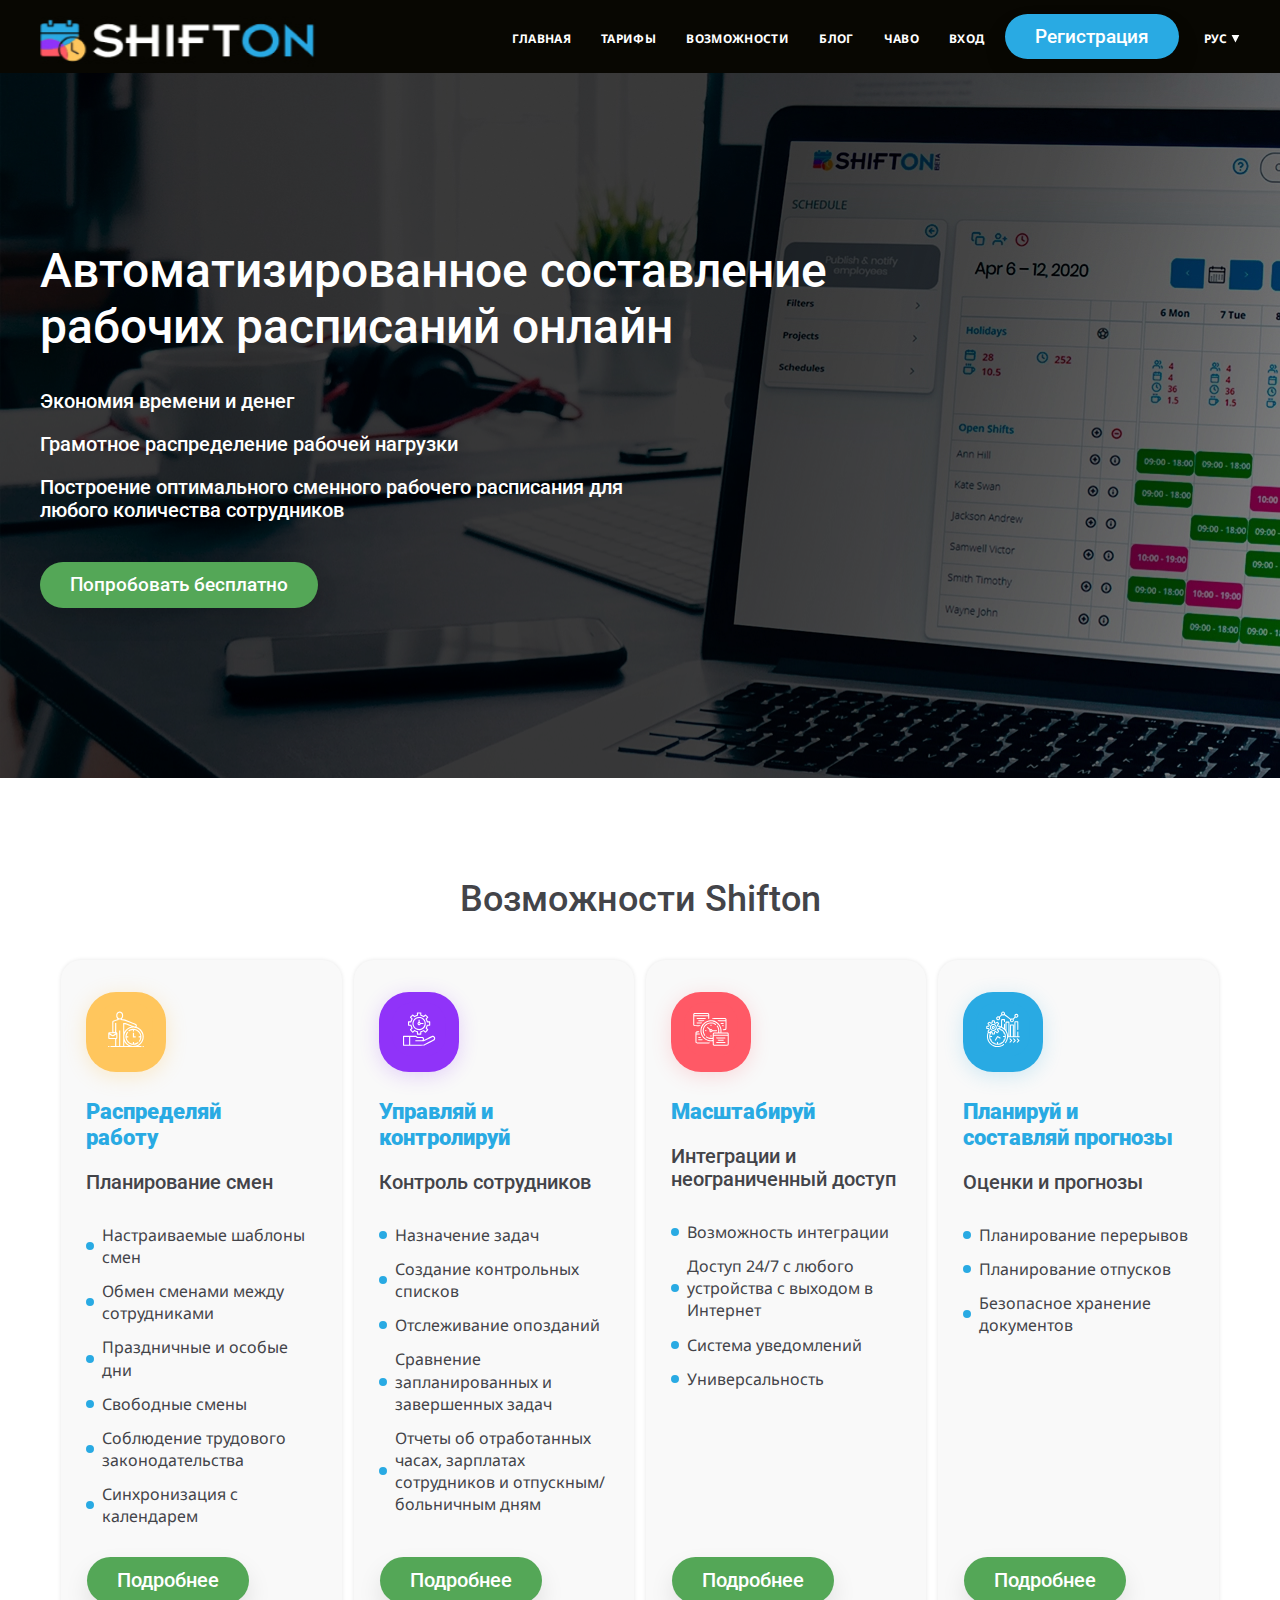
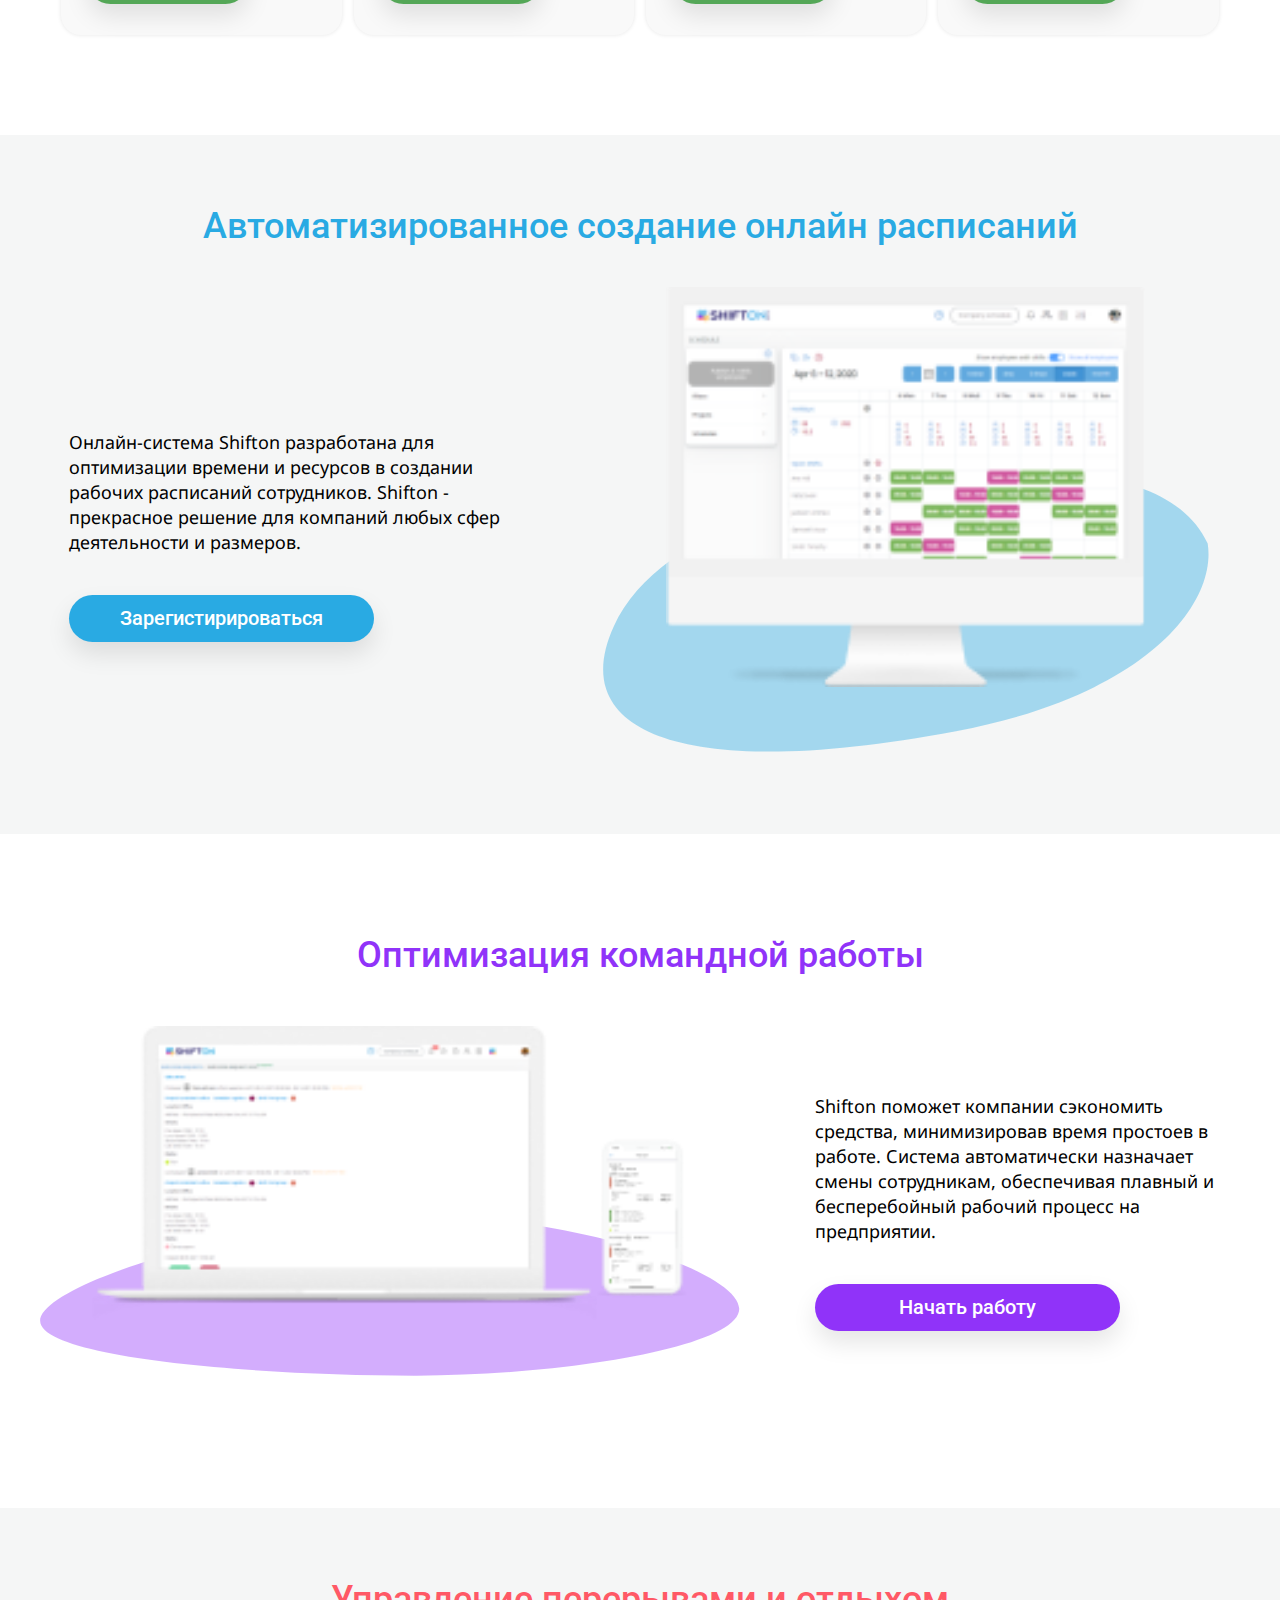
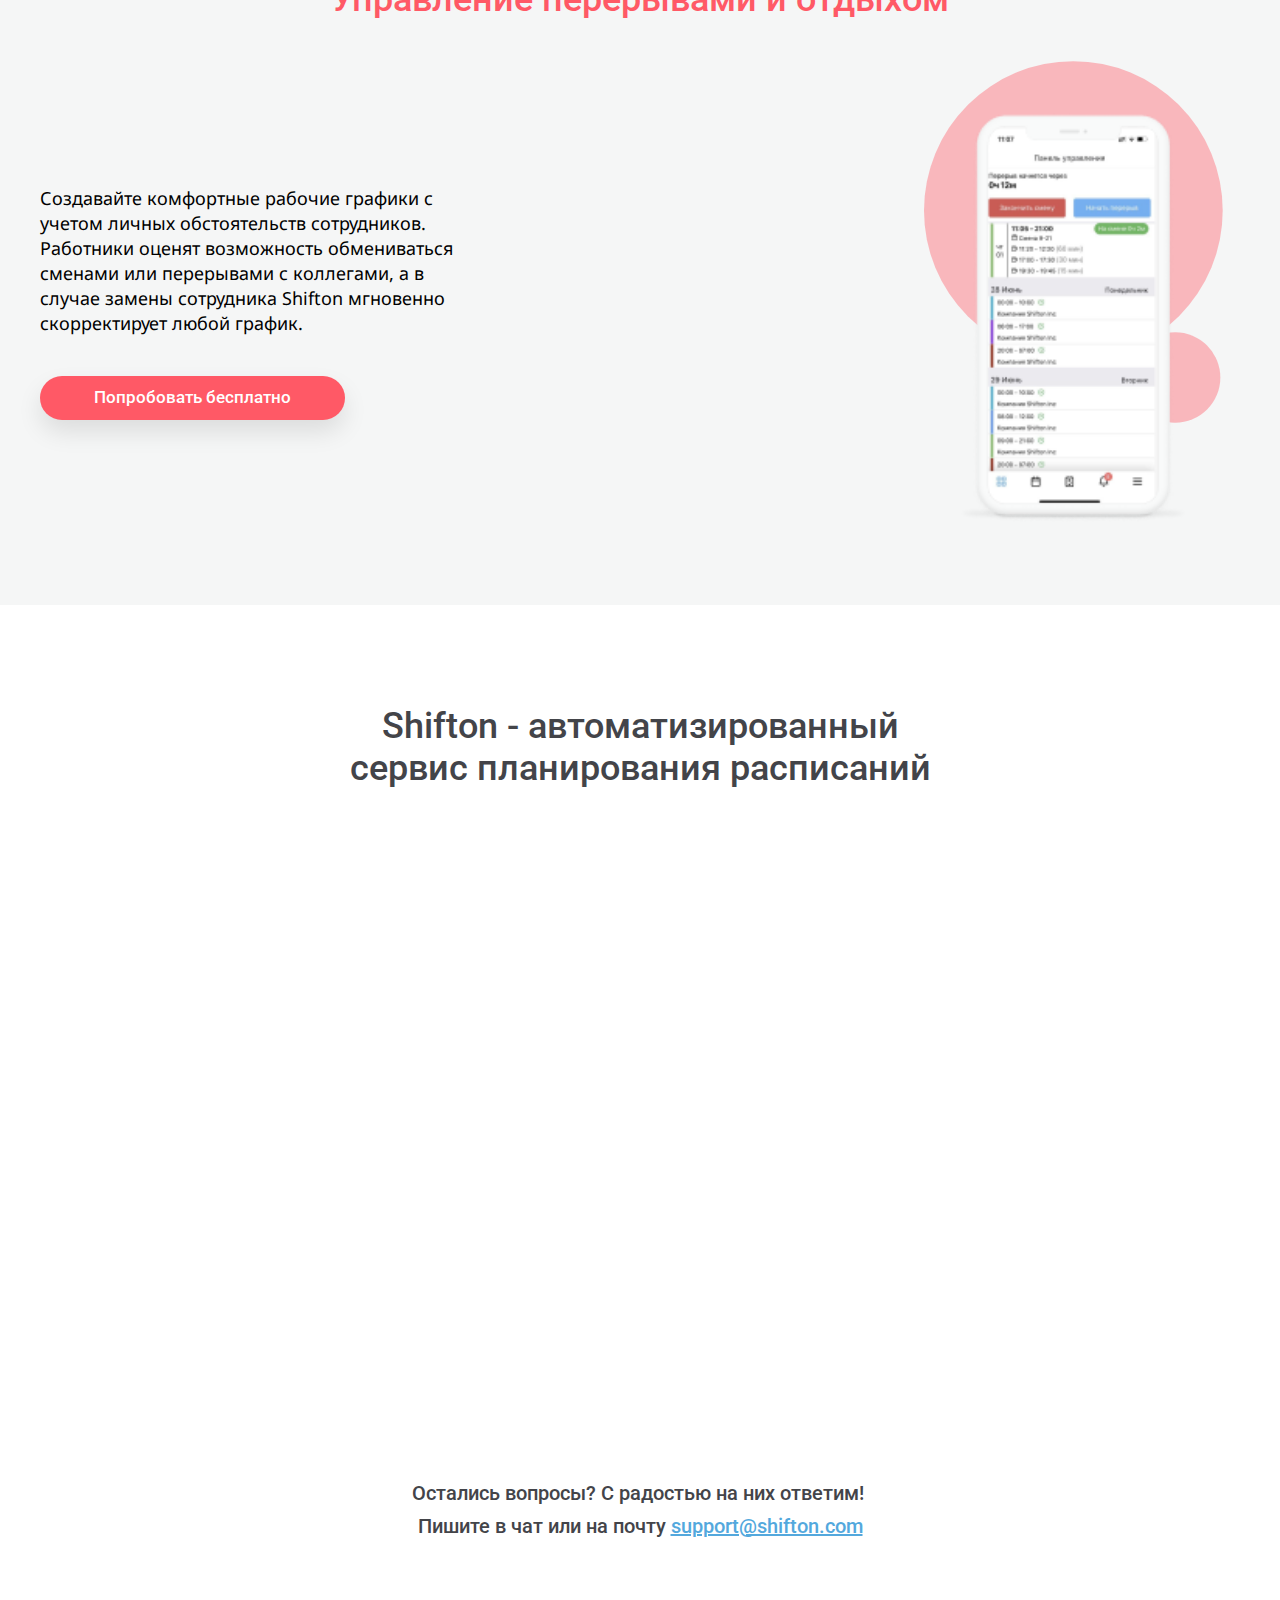
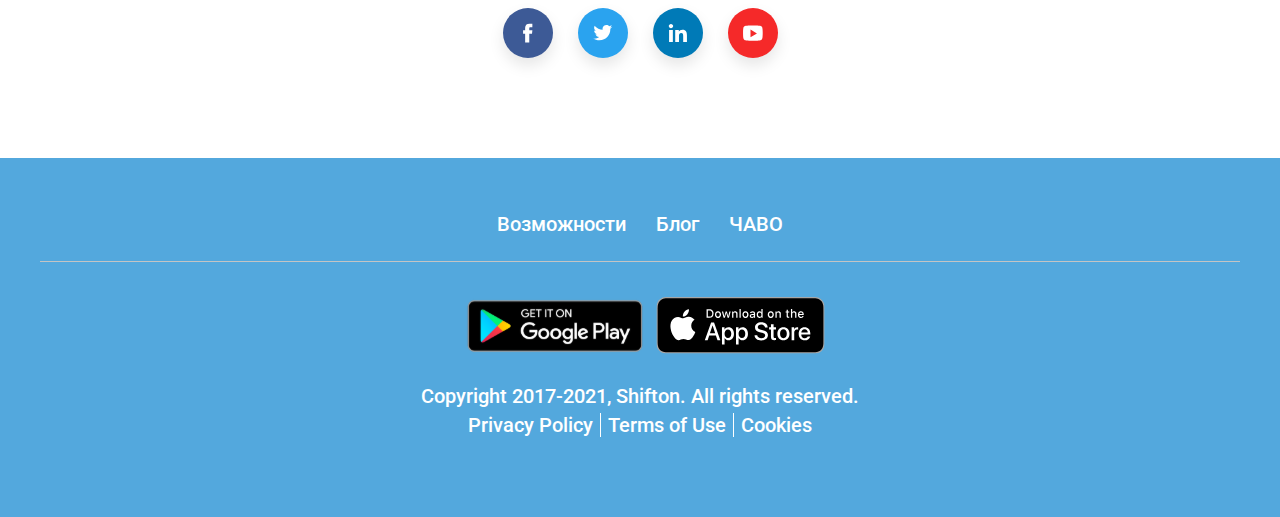
<file: index.html>
<!DOCTYPE html>
<html lang="ru">
<head>
   <meta charset="UTF-8">
   <meta http-equiv="X-UA-Compatible" content="IE=edge">
   <meta name="viewport" content="width=device-width, initial-scale=1.0">
   <title>Shifton</title>
   <link rel="preconnect" href="https://fonts.googleapis.com"> 
   <link rel="preconnect" href="https://fonts.gstatic.com" crossorigin> 
   <link href="https://fonts.googleapis.com/css2?family=Noto+Sans:wght@400;700&family=Roboto:wght@400;500;900&display=swap" rel="stylesheet">
   <link rel="stylesheet" href="./css/main.min.css" />
</head>
<body>
   <header class="header">
      <div class="conteiner">
         <div class="header-wrap">
            <a class="header__logo link" href="/">
               <img src="./img/logo.jpg" alt="logo" width="276" height="73" class="logo">
            </a>
            <div class="right-head">
               <nav>
                  <ul class="header__list list">
                     <li class="header__item"><a href="" class="header__link link">главная</a></li>
                     <li class="header__item"><a href="" class="header__link link">тарифы</a></li>
                     <li class="header__item"><a href="" class="header__link link">возможности </a></li>
                     <li class="header__item"><a href="" class="header__link link">блог</a></li>
                     <li class="header__item"><a href="" class="header__link link">чаво</a></li>
                     <li class="header__item"><a href="" class="header__link link">вход</a></li>
                     
                     
                  </ul>
               </nav>
               <div class="header__btn-lang-wrap">
                  <button class="header__btn btn">Регистрация</button>   
                  <div class="dropdown"> 
                     <btn href="" onclick="myFunction()" class="header__link dropbtn link">рус
                        <svg class="header__icon" width="9" height="9">
                           <use href="./img/icons.svg#icon-polygon"></use>
                        </svg>
                     </btn> 
                     <div id="myDropdown" class="dropdown-content">
                       <a href="#" class="dropdown-link">Русский</a>
                       <a href="./index-en.html" class="dropdown-link">English</a>
                       <a href="./index-ukr.html" class="dropdown-link">Український</a>
                       
                     </div>
                   </div>
                  <button type="button" class="menu-open-btn" data-menu-open>
                     <svg class="menu-open-btn__icon" width="40" height="40">
                        <use href="./img/icons.svg#icon-menuburger"></use>
                     </svg>
                  </button>
                  
                  
               </div>
            </div>
            
            
         </div>
         
      </div>
      <div class="connect is-hidden" data-menu>         
         <button type="button" class="menu-close-btn" data-menu-close>
            <svg class="menu-open-btn__icon" width="40" height="40">
               <use href="./img/icons.svg#icon-closex"></use>
            </svg>
         </button>
         <div class="conteiner-menu">
            <ul class="header-menu__list list">
               <li class="header-menu__item"><a href="" class="header-menu__link link">главная</a></li>
               <li class="header-menu__item"><a href="" class="header-menu__link link">тарифы</a></li>
               <li class="header-menu__item"><a href="" class="header-menu__link link">возможности </a></li>
               <li class="header-menu__item"><a href="" class="header-menu__link link">блог</a></li>
               <li class="header-menu__item"><a href="" class="header-menu__link link">чаво</a></li>
               <li class="header-menu__item"><a href="" class="header-menu__link link">вход</a></li>
               <button class="header-menu__btn btn">Регистрация</button>            
            </ul>
         </div>
   </header>
   <main>
      <section class="hero">
         <div class="conteiner">
            <div class="hero-wrap">
               <h1 class="headline-1 hero__title">Автоматизированное составление <br> рабочих расписаний онлайн</h1>
               <div class="hero__text-wrap">
                  <p class="text-3 hero__after-title">Экономия времени и денег</p>
                  <p class="text-3 hero__after-title">Грамотное распределение рабочей нагрузки
                  </p>
                  <p class="text-3 hero__after-title">Построение оптимального сменного рабочего  расписания для любого количества сотрудников</p>
               </div>
              
               <button class="btn hero__btn">Попробовать бесплатно</button>
            </div>           
         </div>
      </section>
      <section class="possibility">
         <div class="conteiner">
            <h2 class="headline-2-mobile possibility__title">Возможности Shifton</h2>
            <ul class="possibility__list">
               <li class="possibility__item">
                  <div class="possibility__wrap-title">
                     <svg class="possibility__icon" width="80" height="80">
                        <use href="./img/icons.svg#icon-time-management-1"></use>                 
                     </svg>        
                     <h3 class="headline-3 possibility__card-title">Распределяй <br> работу</h3>
                     <h4 class="headline-4 possibility__card-title2">Планирование смен</h4>  
                  </div>            
                    
                  <ul class="possibility__card-list">
                     <li class="possibility__card-list__item"> <p class="text possibility__card-list__text">Настраиваемые шаблоны смен</p></li>
                     <li class="possibility__card-list__item"><p class="text possibility__card-list__text">Обмен сменами между сотрудниками</p></li>
                     <li class="possibility__card-list__item"><p class="text possibility__card-list__text">Праздничные и особые дни</p></li>
                     <li class="possibility__card-list__item"><p class="text possibility__card-list__text">Свободные смены</p></li>
                     <li class="possibility__card-list__item"><p class="text possibility__card-list__text">Соблюдение трудового законодательства</p></li>
                     <li class="possibility__card-list__item"><p class="text possibility__card-list__text">Синхронизация с календарем</p></li>         
                  </ul>
                  <div class="possibility__btn-wrap">
                     <button class="btn possibility__btn">Подробнее</button>
                  </div>  
               </li>


               <li class="possibility__item">
                  <div class="possibility__wrap-title">
                     <svg class="possibility__icon possibility__icon--color-2" width="80" height="80">
                        <use href="./img/icons.svg#icon-time-management2"></use>                 
                     </svg>        
                     <h3 class="headline-3 possibility__card-title">Управляй и <br> контролируй</h3>
                     <h4 class="headline-4 possibility__card-title2">Контроль сотрудников</h4> 
                  </div>            
                    
                  <ul class="possibility__card-list">
                     <li class="possibility__card-list__item"> <p class="text possibility__card-list__text">Назначение задач</p></li>
                     <li class="possibility__card-list__item"><p class="text possibility__card-list__text">Создание контрольных списков</p></li>
                     <li class="possibility__card-list__item"><p class="text possibility__card-list__text">Отслеживание опозданий</p></li>
                     <li class="possibility__card-list__item"><p class="text possibility__card-list__text">Сравнение запланированных и завершенных задач</p></li>
                     <li class="possibility__card-list__item"><p class="text possibility__card-list__text">Отчеты об отработанных часах, зарплатах сотрудников и отпускным/больничным дням</p></li>    
                  </ul>
                  <div class="possibility__btn-wrap">
                     <button class="btn possibility__btn">Подробнее</button>
                  </div>  
               </li>


               <li class="possibility__item">
                  <div class="possibility__wrap-title">
                     <svg class="possibility__icon possibility__icon--color-3" width="80" height="80">
                        <use href="./img/icons.svg#icon-time-management3"></use>                 
                     </svg>        
                     <h3 class="headline-3 possibility__card-title">Масштабируй</h3>
                     
                     <h4 class="headline-4 possibility__card-title2">Интеграции и <br> неограниченный доступ</h4> 
                      
                  </div>            
                    
                  <ul class="possibility__card-list">
                     <li class="possibility__card-list__item"> <p class="text possibility__card-list__text">Возможность интеграции</p></li>
                     <li class="possibility__card-list__item"><p class="text possibility__card-list__text">Доступ 24/7 с любого устройства с выходом в Интернет</p></li>
                     <li class="possibility__card-list__item"><p class="text possibility__card-list__text">Система уведомлений
                     </p></li>
                     <li class="possibility__card-list__item"><p class="text possibility__card-list__text">Универсальность</p></li>
                     
                  </ul>
                  <div class="possibility__btn-wrap">
                     <button class="btn possibility__btn">Подробнее</button>
                  </div>  
               </li>
               <li class="possibility__item">
                  <div class="possibility__wrap-title">
                     <svg class="possibility__icon possibility__icon--color-4" width="80" height="80">
                        <use href="./img/icons.svg#icon-time-management4"></use>                 
                     </svg>        
                     <h3 class="headline-3 possibility__card-title">Планируй и <br> составляй прогнозы</h3>
                     <h4 class="headline-4 possibility__card-title2">Оценки и прогнозы
                     </h4>  
                  </div>            
                    
                  <ul class="possibility__card-list">
                     <li class="possibility__card-list__item"> <p class="text possibility__card-list__text">Планирование перерывов</p></li>
                     <li class="possibility__card-list__item"><p class="text possibility__card-list__text">Планирование отпусков</p></li>
                     <li class="possibility__card-list__item"><p class="text possibility__card-list__text">Безопасное хранение документов</p></li>        
                  </ul>
                  <div class="possibility__btn-wrap">
                     <button class="btn possibility__btn">Подробнее</button>
                  </div>  
               </li>
            </ul>
         </div>
      </section>
      <section class="about">
         <div class="conteiner">
            <h2 class="headline-2-mobile about__title">
               Автоматизированное создание онлайн расписаний
            </h2>
            <div class="about__wrap">
               <div class="about__icon-wrap">
                  <img src="./img/ iMac.png" alt="" class="about__img">
                  <!-- <svg class="icon icon-Ellipse" >
                     <use href="./img/icons.svg#icon-Ellipse" width="241" height="100"></use>
                  </svg> -->
                  
               </div>
               <div class="about__text-btn-wrap">
                  <p class="text-2 about__text">Онлайн-система Shifton разработана для оптимизации времени и ресурсов в создании рабочих расписаний сотрудников. Shifton - прекрасное решение для компаний любых сфер деятельности и размеров.</p>
                  <div class="about__button-wrap">
                     <button class="btn about__btn">Зарегистирироваться</button>
                  </div>
                  
               </div>
            </div>
           
            
         </div>
      </section>
      <section class="about about--purple">
         <div class="conteiner">
            <h2 class="headline-2-mobile about__title about__title--purple">
               Оптимизация командной работы
            </h2>
            <div class="about__wrap about__wrap--purple">
               <div class="about__icon-wrap--purple">
                  <img src="./img/laptop-tel.png" alt="" class="about__img--laptop">
                  
               </div>
               <div class="about__text-btn-wrap">
                  <p class="text-2 about__text about__text--purple">Shifton поможет компании сэкономить средства, минимизировав время простоев в работе. Система автоматически назначает смены сотрудникам, обеспечивая плавный и бесперебойный рабочий процесс на предприятии.</p>
                  <div class="about__button-wrap">
                     <button class="btn about__btn about__btn--purple">Начать работу</button>
                  </div>
                  
               </div>
            </div>
           
            
         </div>
      </section>
      <section class="about about--pink">
         <div class="conteiner">
            <h2 class="headline-2-mobile about__title about__title--pink">
               Управление перерывами и отдыхом

            </h2>
            <div class=" about__wrap--pink">
               <div class="about__icon-wrap--pink">
                  <img src="./img/ Iphone.png" alt="" class="about__img--iphone">
                  
               </div>
               <div class="about__text-btn-wrap">
                  <p class="text-2 about__text about__text--pink">Создавайте комфортные рабочие графики с учетом личных обстоятельств сотрудников.
                     Работники оценят возможность обмениваться сменами или перерывами с коллегами, а в случае замены сотрудника Shifton мгновенно скорректирует любой график.</p>
                  <div class="about__button-wrap">
                     <button class="btn about__btn about__btn--pink">Попробовать бесплатно</button>
                  </div>
                  
               </div>
            </div> 
         </div>
      </section>
      <section class="planning">
         <div class="conteiner">
            <h2 class="headline-2-mobile planning__title">Shifton - автоматизированный сервис планирования расписаний</h2>
            <div class="planning__video-wrap">
               <iframe width="560" height="315" src="https://www.youtube.com/embed/GjhKsd35JLg?start=10" title="YouTube video player" frameborder="0" allow="accelerometer; autoplay; clipboard-write; encrypted-media; gyroscope; picture-in-picture" allowfullscreen class="planning__video"></iframe>
            </div>
            <div class="planning__text-wrap">
            <div class="planning__text-flex">
               <p class="headline-4 planning__text">Остались вопросы? 
               <p class="headline-4 planning__text"> С радостью на них ответим! </p>
            </div>
            <div class="planning__text-flex">
               <p class="headline-4 planning__text">Пишите в чат или на почту</p>    
               <a href="mailto:support@shifton.com" class="planning__link headline-4">support@shifton.com</a> 
            </div>
            
            </div>
            <ul class="social-list list">
               <li class="social-list__item">
                 <a
                   href="https://www.facebook.com/shifton.en/"
                   class="social-list__link social-list__link--facebook"
                   target="blank"
                   rel="noreferrer noopener"
                 >
                   <svg class="social-list__icon" width="10" height="20">
                     <use href="./img/icons.svg#icon-facebook"></use>
                   </svg>
                 </a>
               </li>
               <li class="social-list__item">
                 <a
                   href="https://twitter.com/shifton_com/"
                   class="social-list__link social-list__link--twitter"
                   target="blank"
                   rel="noreferrer noopener"
                 >
                   <svg class="social-list__icon" width="20" height="20">
                     <use href="./img/icons.svg#icon-twitter"></use>
                   </svg>
                 </a>
               </li>
               <li class="social-list__item">
                 <a
                   href="https://www.linkedin.com/company/shifton-scheduling-solution/"
                   class="social-list__link social-list__link--linkedin"
                   target="blank"
                   rel="noreferrer noopener"
                 >
                   <svg class="social-list__icon" width="20" height="20">
                     <use href="./img/icons.svg#icon-linkedin"></use>
                   </svg>
                 </a>
               </li>
               <li class="social-list__item">
                 <a
                   href="https://www.youtube.com/channel/UCzwHqjHVI-e9xLpWJRUmRHw"
                   class="social-list__link social-list__link--youtube"
                   target="blank"
                   rel="noreferrer noopener"
                   
                 >
                  <svg class="social-list__icon" width="20" height="20">
                     <use href="./img/icons.svg#icon-youtube"></use>
                   </svg>
                 </a>
               </li>
             </ul>
         </div>
      </section>
   </main>
   <footer class="footer">
      <div class="conteiner">
         <ul class="footer__list">
            <li class="footer__item"><a href="" class="link"><p class="footer__title headline-4">Возможности</p></a></li>
            <li class="footer__item"><a href="" class="link"><p class="footer__title headline-4">Блог</p></a></li>
            <li class="footer__item"><a href="" class="link"><p class="footer__title headline-4">ЧАВО</p></a></li>
         </ul>
         <div class="footer__icon-wrap">
            <a href="https://play.google.com/store/apps/details?id=com.shifton.work" class="footer__link"
            target="blank"
            rel="noreferrer noopener">
               <img src="./img/google-play.svg" alt="" class="footer__img">
            </a>
            <a href="https://apps.apple.com/app/shifton/id1510772762" class="footer__link"
            target="blank"
            rel="noreferrer noopener">
               <img src="./img/app_store.svg" alt="" class="footer__img--app">
            </a>
            
         </div>
         <p class="footer__text">Copyright 2017-2021, Shifton. All rights reserved.</p>
         <ul class="footer__list-text">
            <li class="footer__item-text">
               <p class=" footer__text-border">Privacy Policy</p>
            </li>
            <li class="footer__item-text">
               <p class=" footer__text-border"> Terms of Use</p>
            </li>
            <li class="footer__item-text">
               <p class=" footer__text-border">Сookies</p>            
            </li>
         </ul>
      </div>
   </footer>
   <script src="./js/drop-down.js"></script>
   <script src="./js/header-menu.js"></script>
   <script src="./js/burger-btn.js"></script>
</body>
</html>
</file>
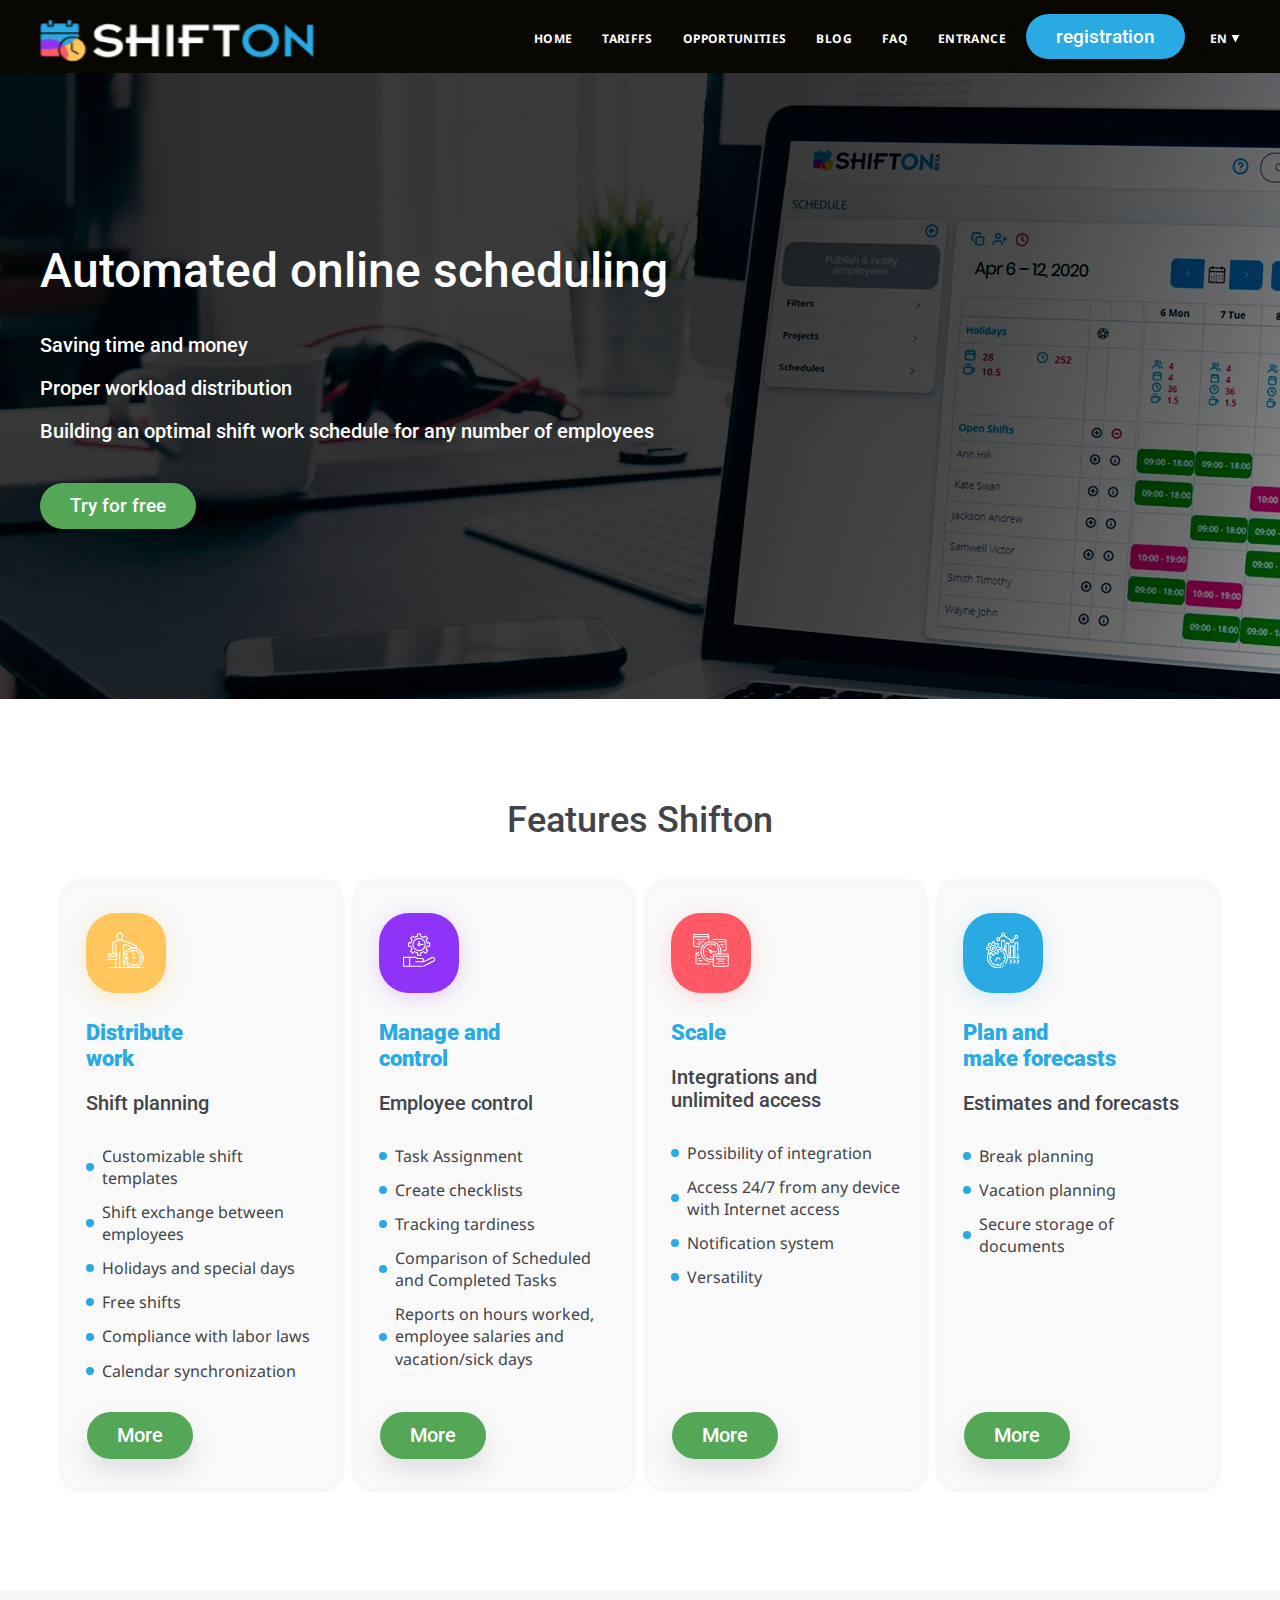
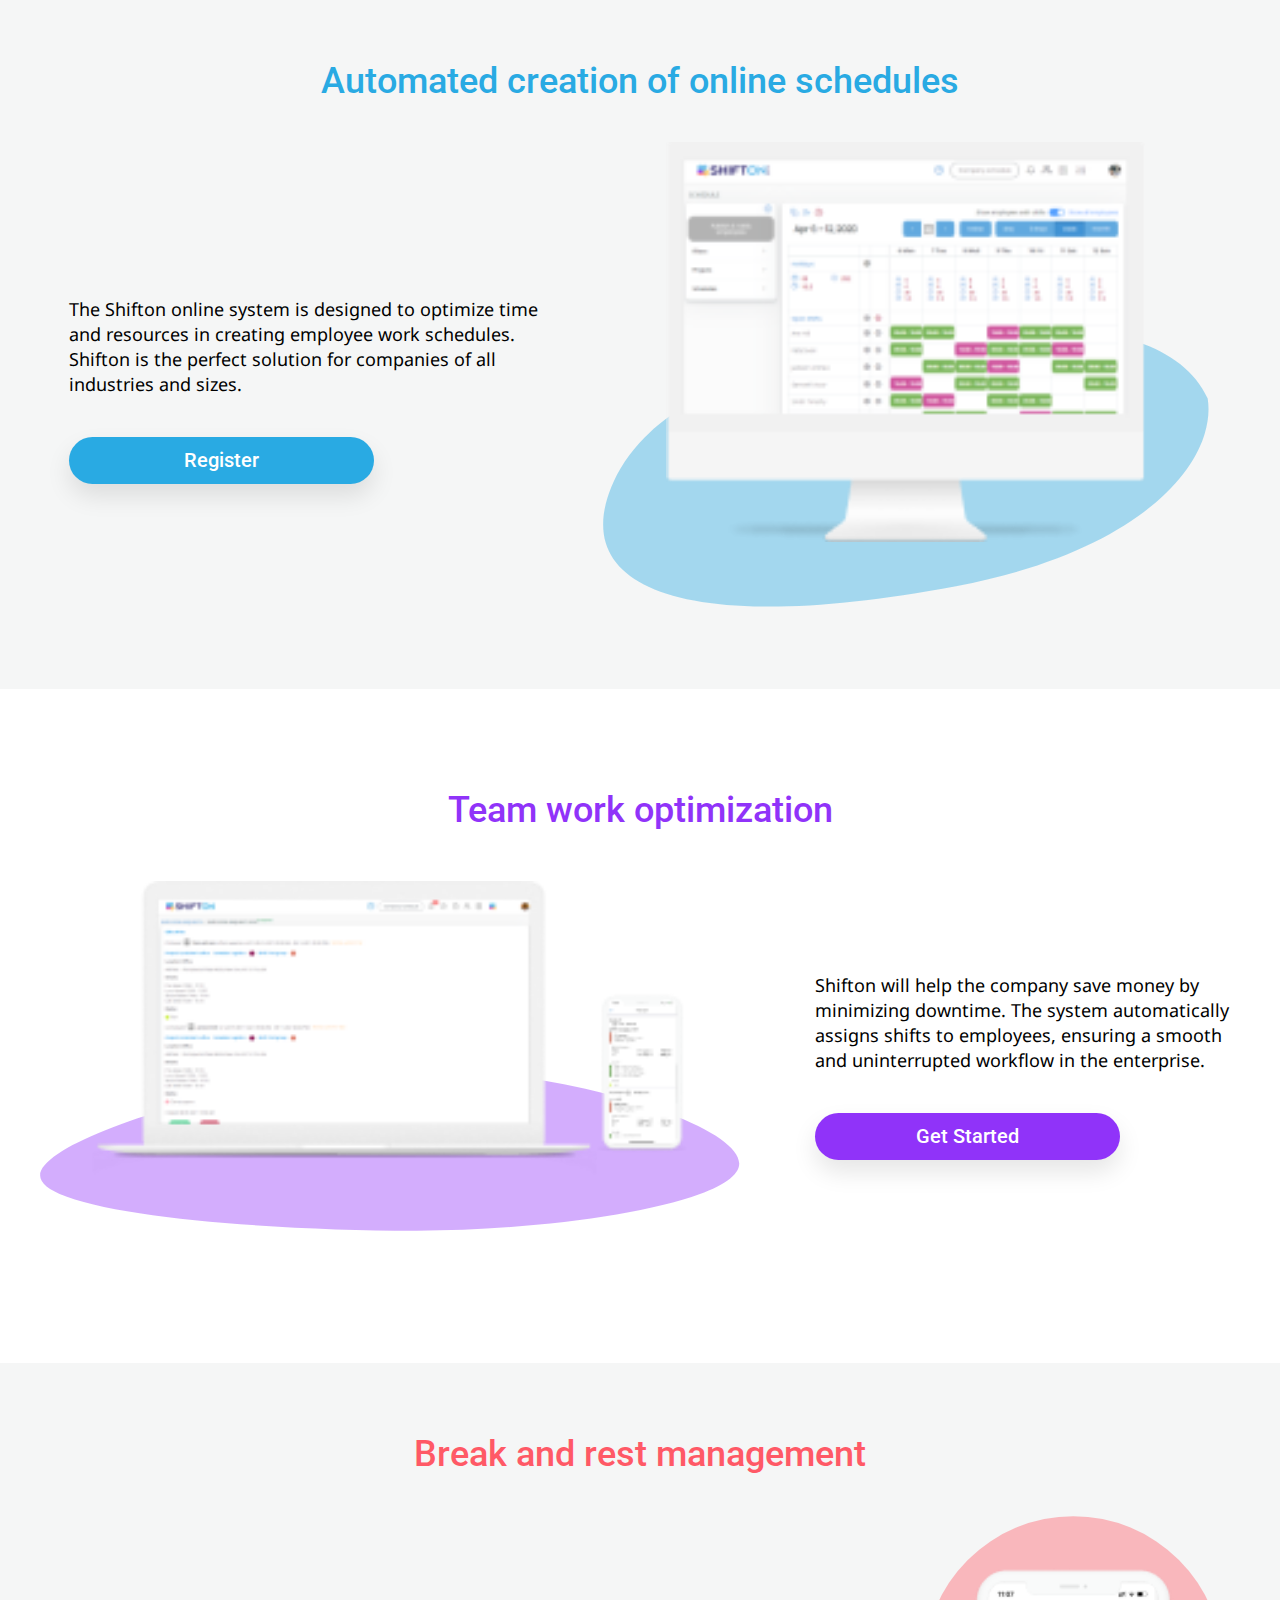
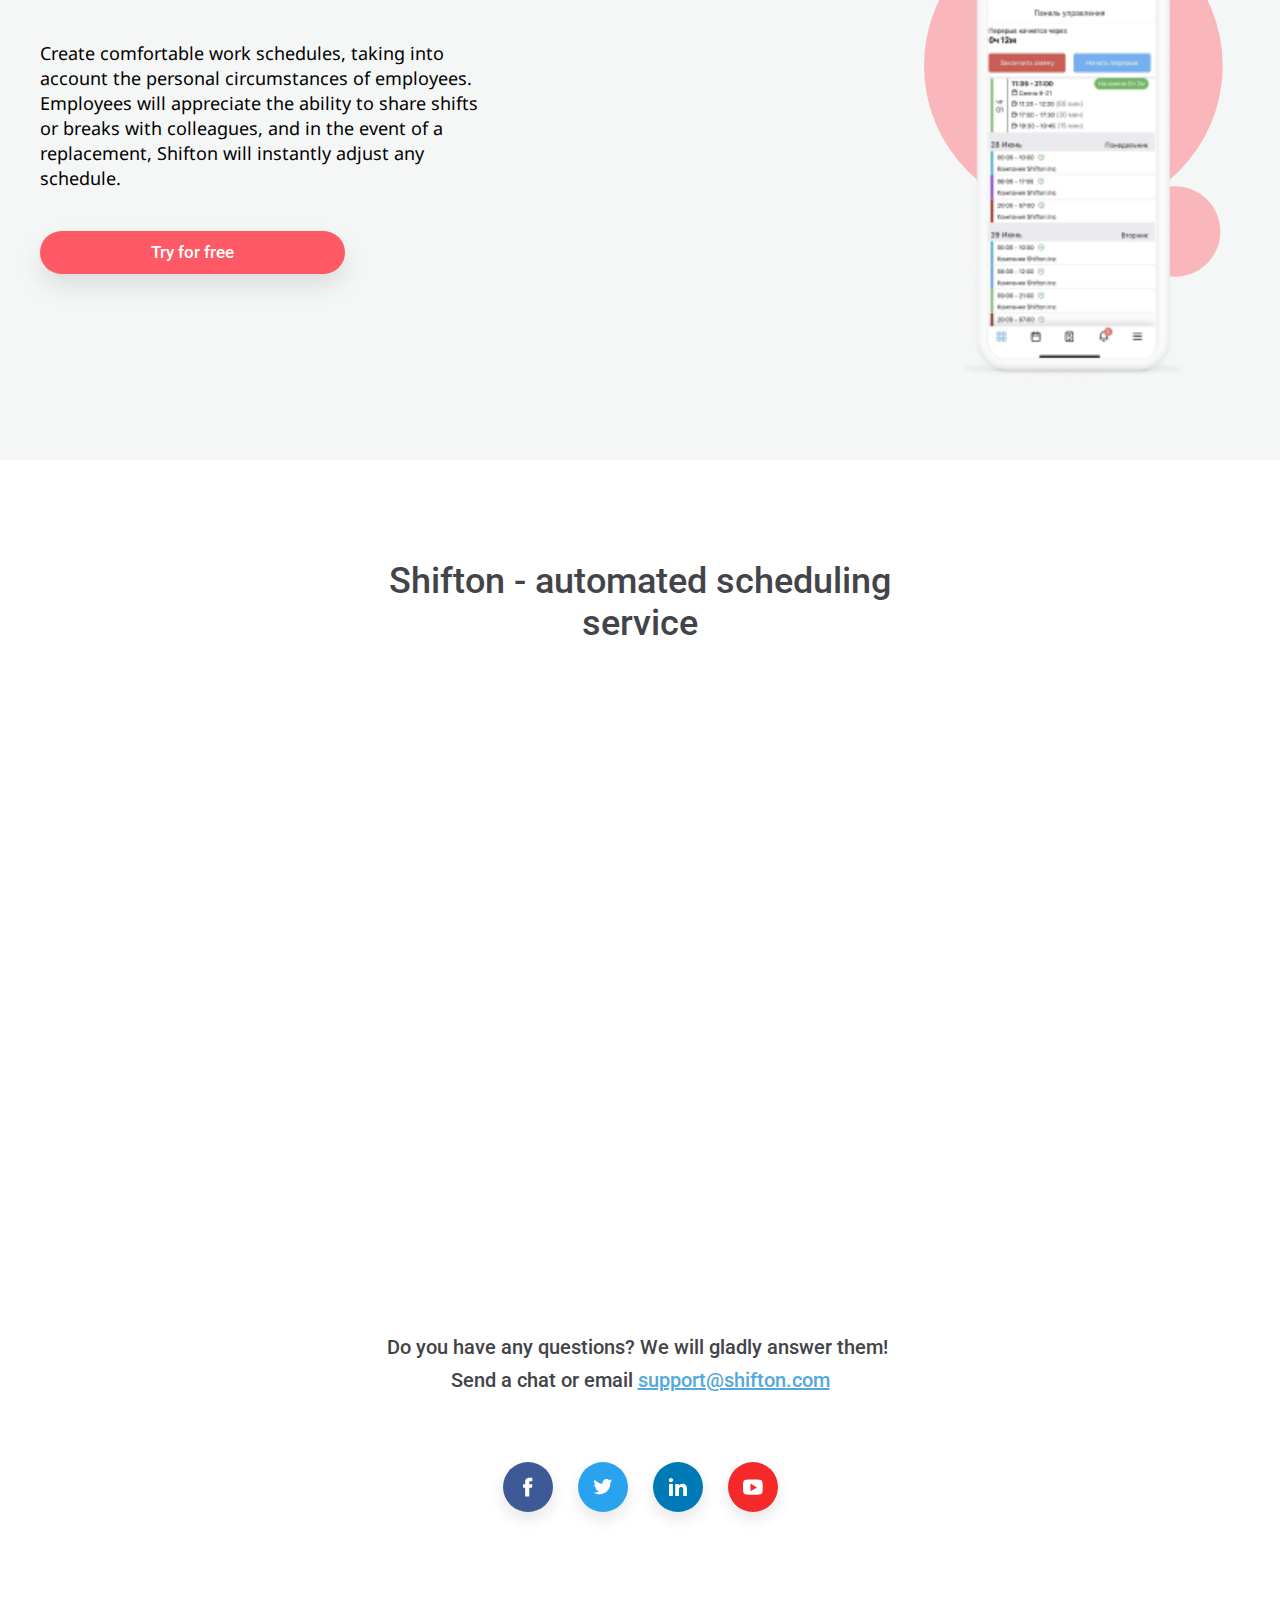
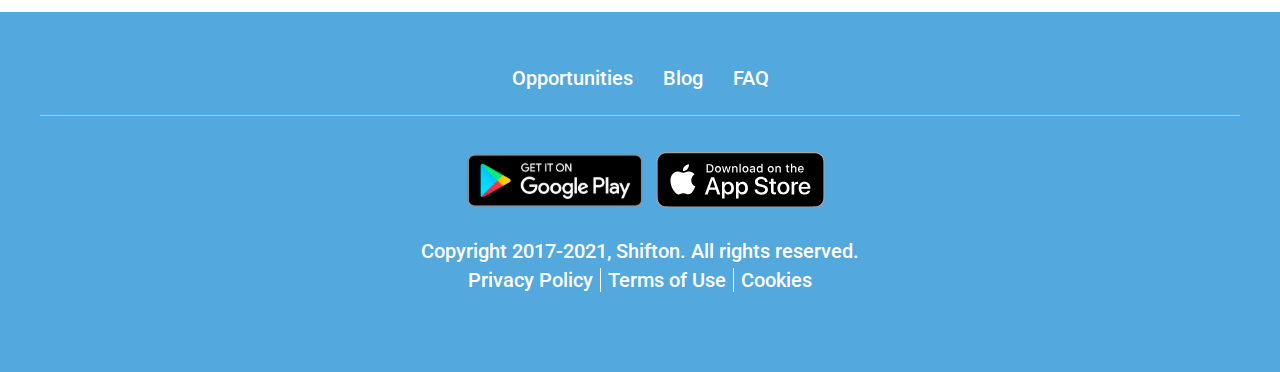
<file: index-en.html>
<!DOCTYPE html>
<html lang="en">
<head>
   <meta charset="UTF-8">
   <meta http-equiv="X-UA-Compatible" content="IE=edge">
   <meta name="viewport" content="width=device-width, initial-scale=1.0">
   <title>Shifton</title>
   <link rel="preconnect" href="https://fonts.googleapis.com"> 
   <link rel="preconnect" href="https://fonts.gstatic.com" crossorigin> 
   <link href="https://fonts.googleapis.com/css2?family=Noto+Sans:wght@400;700&family=Roboto:wght@400;500;900&display=swap" rel="stylesheet">
   <link rel="stylesheet" href="./css/main.min.css" />
</head>
<body>
   <header class="header">
      <div class="conteiner">
         <div class="header-wrap">
            <a class="header__logo link" href="/">
               <img src="./img/logo.jpg" alt="logo" width="276" height="73" class="logo">
            </a>
            <div class="right-head">
               <nav>
                  <ul class="header__list list">
                     <li class="header__item"><a href="" class="header__link link">home</a></li>
                     <li class="header__item"><a href="" class="header__link link">tariffs</a></li>
                     <li class="header__item"><a href="" class="header__link link">opportunities</a></li>
                     <li class="header__item"><a href="" class="header__link link">blog</a></li>
                     <li class="header__item"><a href="" class="header__link link">FAQ</a></li>
                     <li class="header__item"><a href="" class="header__link link">entrance</a></li>
                     
                     
                  </ul>
               </nav>
               <div class="header__btn-lang-wrap">
                  <button class="header__btn btn">registration</button>   
                  <div class="dropdown"> 
                     <btn href="" onclick="myFunction()" class="header__link dropbtn link">en
                        <svg class="header__icon" width="9" height="9">
                           <use href="./img/icons.svg#icon-polygon"></use>
                        </svg>
                     </btn> 
                     <div id="myDropdown" class="dropdown-content">
                       <a href="#" class="dropdown-link">English</a>
                       <a href="./index-ukr.html" class="dropdown-link">Український</a>
                       <a href="./index.html" class="dropdown-link">Русский</a>
                     </div>
                   </div>
                  
                  <button type="button" class="menu-open-btn" data-menu-open>
                     <svg class="menu-open-btn__icon" width="40" height="40">
                        <use href="./img/icons.svg#icon-menuburger"></use>
                     </svg>
                  </button>
                  
                  
               </div>
            </div>
            
            
         </div>
         
      </div>
      <div class="connect is-hidden" data-menu>         
         <button type="button" class="menu-close-btn" data-menu-close>
            <svg class="menu-open-btn__icon" width="40" height="40">
               <use href="./img/icons.svg#icon-closex"></use>
            </svg>
         </button>
         <div class="conteiner-menu">
            <ul class="header-menu__list list">
               <li class="header-menu__item"><a href="" class="header-menu__link link">home</a></li>
               <li class="header-menu__item"><a href="" class="header-menu__link link">tariffs</a></li>
               <li class="header-menu__item"><a href="" class="header-menu__link link">opportunities</a></li>
               <li class="header-menu__item"><a href="" class="header-menu__link link">blog</a></li>
               <li class="header-menu__item"><a href="" class="header-menu__link link">FAQ</a></li>
               <li class="header-menu__item"><a href="" class="header-menu__link link">entrance</a></li>
               <button class="header-menu__btn btn">registration</button>            
            </ul>
         </div>
   </header>
   <main>
      <section class="hero">
         <div class="conteiner">
            <div class="hero-wrap">
               <h1 class="headline-1 hero__title">Automated online scheduling</h1>
               <div class="hero__text-wrap">
                  <p class="text-3 hero__after-title">Saving time and money</p>
                  <p class="text-3 hero__after-title">Proper workload distribution
                  </p>
                  <p class="text-3 hero__after-title">Building an optimal shift work schedule for any number of employees</p>
               </div>
              
               <button class="btn hero__btn">Try for free</button>
            </div>           
         </div>
      </section>
      <section class="possibility">
         <div class="conteiner">
            <h2 class="headline-2-mobile possibility__title">Features Shifton</h2>
            <ul class="possibility__list">
               <li class="possibility__item">
                  <div class="possibility__wrap-title">
                     <svg class="possibility__icon" width="80" height="80">
                        <use href="./img/icons.svg#icon-time-management-1"></use>                 
                     </svg>        
                     <h3 class="headline-3 possibility__card-title">Distribute <br> work </h3>
                     <h4 class="headline-4 possibility__card-title2">Shift planning</h4>  
                  </div>            
                    
                  <ul class="possibility__card-list">
                     <li class="possibility__card-list__item"> <p class="text possibility__card-list__text">Customizable shift templates</p></li>
                     <li class="possibility__card-list__item"><p class="text possibility__card-list__text">Shift exchange between employees</p></li>
                     <li class="possibility__card-list__item"><p class="text possibility__card-list__text">Holidays and special days</p></li>
                     <li class="possibility__card-list__item"><p class="text possibility__card-list__text">Free shifts</p></li>
                     <li class="possibility__card-list__item"><p class="text possibility__card-list__text">Compliance with labor laws</p></li>
                     <li class="possibility__card-list__item"><p class="text possibility__card-list__text">Calendar synchronization</p></li>         
                  </ul>
                  <div class="possibility__btn-wrap">
                     <button class="btn possibility__btn">More</button>
                  </div>  
               </li>


               <li class="possibility__item">
                  <div class="possibility__wrap-title">
                     <svg class="possibility__icon possibility__icon--color-2" width="80" height="80">
                        <use href="./img/icons.svg#icon-time-management2"></use>                 
                     </svg>        
                     <h3 class="headline-3 possibility__card-title">Manage and <br> control</h3>
                     <h4 class="headline-4 possibility__card-title2">Employee control</h4> 
                  </div>            
                    
                  <ul class="possibility__card-list">
                     <li class="possibility__card-list__item"> <p class="text possibility__card-list__text">Task Assignment</p></li>
                     <li class="possibility__card-list__item"><p class="text possibility__card-list__text">Create checklists</p></li>
                     <li class="possibility__card-list__item"><p class="text possibility__card-list__text">Tracking tardiness</p></li>
                     <li class="possibility__card-list__item"><p class="text possibility__card-list__text">Comparison of Scheduled and Completed Tasks</p></li>
                     <li class="possibility__card-list__item"><p class="text possibility__card-list__text">Reports on hours worked, employee salaries and vacation/sick days</p></li>    
                  </ul>
                  <div class="possibility__btn-wrap">
                     <button class="btn possibility__btn">More</button>
                  </div>  
               </li>


               <li class="possibility__item">
                  <div class="possibility__wrap-title">
                     <svg class="possibility__icon possibility__icon--color-3" width="80" height="80">
                        <use href="./img/icons.svg#icon-time-management3"></use>                 
                     </svg>        
                     <h3 class="headline-3 possibility__card-title">Scale</h3>
                     
                     <h4 class="headline-4 possibility__card-title2">Integrations and <br> unlimited access</h4> 
                      
                  </div>            
                    
                  <ul class="possibility__card-list">
                     <li class="possibility__card-list__item"> <p class="text possibility__card-list__text">Possibility of integration</p></li>
                     <li class="possibility__card-list__item"><p class="text possibility__card-list__text">Access 24/7 from any device with Internet access</p></li>
                     <li class="possibility__card-list__item"><p class="text possibility__card-list__text">Notification system
                     </p></li>
                     <li class="possibility__card-list__item"><p class="text possibility__card-list__text">Versatility</p></li>
                     
                  </ul>
                  <div class="possibility__btn-wrap">
                     <button class="btn possibility__btn">More</button>
                  </div>  
               </li>
               <li class="possibility__item">
                  <div class="possibility__wrap-title">
                     <svg class="possibility__icon possibility__icon--color-4" width="80" height="80">
                        <use href="./img/icons.svg#icon-time-management4"></use>                 
                     </svg>        
                     <h3 class="headline-3 possibility__card-title">Plan and <br> make forecasts</h3>
                     <h4 class="headline-4 possibility__card-title2">Estimates and forecasts
                     </h4>  
                  </div>            
                    
                  <ul class="possibility__card-list">
                     <li class="possibility__card-list__item"> <p class="text possibility__card-list__text">Break planning</p></li>
                     <li class="possibility__card-list__item"><p class="text possibility__card-list__text">Vacation planning</p></li>
                     <li class="possibility__card-list__item"><p class="text possibility__card-list__text">Secure storage of documents</p></li>        
                  </ul>
                  <div class="possibility__btn-wrap">
                     <button class="btn possibility__btn">More</button>
                  </div>  
               </li>
            </ul>
         </div>
      </section>
      <section class="about">
         <div class="conteiner">
            <h2 class="headline-2-mobile about__title">
               Automated creation of online schedules
            </h2>
            <div class="about__wrap">
               <div class="about__icon-wrap">
                  <img src="./img/ iMac.png" alt="" class="about__img">
                  <!-- <svg class="icon icon-Ellipse" >
                     <use href="./img/icons.svg#icon-Ellipse" width="241" height="100"></use>
                  </svg> -->
                  
               </div>
               <div class="about__text-btn-wrap">
                  <p class="text-2 about__text">The Shifton online system is designed to optimize time and resources in creating employee work schedules. Shifton is the perfect solution for companies of all industries and sizes.</p>
                  <div class="about__button-wrap">
                     <button class="btn about__btn">Register</button>
                  </div>
                  
               </div>
            </div>
           
            
         </div>
      </section>
      <section class="about about--purple">
         <div class="conteiner">
            <h2 class="headline-2-mobile about__title about__title--purple">
               Team work optimization
            </h2>
            <div class="about__wrap about__wrap--purple">
               <div class="about__icon-wrap--purple">
                  <img src="./img/laptop-tel.png" alt="" class="about__img--laptop">
                  
               </div>
               <div class="about__text-btn-wrap">
                  <p class="text-2 about__text about__text--purple">Shifton will help the company save money by minimizing downtime. The system automatically assigns shifts to employees, ensuring a smooth and uninterrupted workflow in the enterprise.</p>
                  <div class="about__button-wrap">
                     <button class="btn about__btn about__btn--purple">Get Started</button>
                  </div>
                  
               </div>
            </div>
           
            
         </div>
      </section>
      <section class="about about--pink">
         <div class="conteiner">
            <h2 class="headline-2-mobile about__title about__title--pink">
               Break and rest management

            </h2>
            <div class=" about__wrap--pink">
               <div class="about__icon-wrap--pink">
                  <img src="./img/ Iphone.png" alt="" class="about__img--iphone">
                  
               </div>
               <div class="about__text-btn-wrap">
                  <p class="text-2 about__text about__text--pink">Create comfortable work schedules, taking into account the personal circumstances of employees.
                     Employees will appreciate the ability to share shifts or breaks with colleagues, and in the event of a replacement, Shifton will instantly adjust any schedule.</p>
                  <div class="about__button-wrap">
                     <button class="btn about__btn about__btn--pink">Try for free</button>
                  </div>
                  
               </div>
            </div> 
         </div>
      </section>
      <section class="planning">
         <div class="conteiner">
            <h2 class="headline-2-mobile planning__title">Shifton - automated scheduling service</h2>
            <div class="planning__video-wrap">
               <iframe width="560" height="315" src="https://www.youtube.com/embed/GjhKsd35JLg?start=10" title="YouTube video player" frameborder="0" allow="accelerometer; autoplay; clipboard-write; encrypted-media; gyroscope; picture-in-picture" allowfullscreen class="planning__video"></iframe>
            </div>
            <div class="planning__text-wrap">
            <div class="planning__text-flex">
               <p class="headline-4 planning__text">Do you have any questions? 
               <p class="headline-4 planning__text">We will gladly answer them!</p>
            </div>
            <div class="planning__text-flex">
               <p class="headline-4 planning__text">Send a chat or email</p>    
               <a href="mailto:support@shifton.com" class="planning__link headline-4">support@shifton.com</a> 
            </div>
            
            </div>
            <ul class="social-list list">
               <li class="social-list__item">
                 <a
                   href="https://www.facebook.com/shifton.en/"
                   class="social-list__link social-list__link--facebook"
                   target="blank"
                   rel="noreferrer noopener"
                 >
                   <svg class="social-list__icon" width="10" height="20">
                     <use href="./img/icons.svg#icon-facebook"></use>
                   </svg>
                 </a>
               </li>
               <li class="social-list__item">
                 <a
                   href="https://twitter.com/shifton_com/"
                   class="social-list__link social-list__link--twitter"
                   target="blank"
                   rel="noreferrer noopener"
                 >
                   <svg class="social-list__icon" width="20" height="20">
                     <use href="./img/icons.svg#icon-twitter"></use>
                   </svg>
                 </a>
               </li>
               <li class="social-list__item">
                 <a
                   href="https://www.linkedin.com/company/shifton-scheduling-solution/"
                   class="social-list__link social-list__link--linkedin"
                   target="blank"
                   rel="noreferrer noopener"
                 >
                   <svg class="social-list__icon" width="20" height="20">
                     <use href="./img/icons.svg#icon-linkedin"></use>
                   </svg>
                 </a>
               </li>
               <li class="social-list__item">
                 <a
                   href="https://www.youtube.com/channel/UCzwHqjHVI-e9xLpWJRUmRHw"
                   class="social-list__link social-list__link--youtube"
                   target="blank"
                   rel="noreferrer noopener"
                   
                 >
                  <svg class="social-list__icon" width="20" height="20">
                     <use href="./img/icons.svg#icon-youtube"></use>
                   </svg>
                 </a>
               </li>
             </ul>
         </div>
      </section>
   </main>
   <footer class="footer">
      <div class="conteiner">
         <ul class="footer__list">
            <li class="footer__item"><a href="" class="link"><p class="footer__title headline-4">Opportunities</p></a></li>
            <li class="footer__item"><a href="" class="link"><p class="footer__title headline-4">Blog</p></a></li>
            <li class="footer__item"><a href="" class="link"><p class="footer__title headline-4">FAQ</p></a></li>
         </ul>
         <div class="footer__icon-wrap">
            <a href="https://play.google.com/store/apps/details?id=com.shifton.work" class="footer__link"
            target="blank"
            rel="noreferrer noopener">
               <img src="./img/google-play.svg" alt="" class="footer__img">
            </a>
            <a href="https://apps.apple.com/app/shifton/id1510772762" class="footer__link"
            target="blank"
            rel="noreferrer noopener">
               <img src="./img/app_store.svg" alt="" class="footer__img--app">
            </a>
            
         </div>
         <p class="footer__text">Copyright 2017-2021, Shifton. All rights reserved.</p>
         <ul class="footer__list-text">
            <li class="footer__item-text">
               <p class=" footer__text-border">Privacy Policy</p>
            </li>
            <li class="footer__item-text">
               <p class=" footer__text-border"> Terms of Use</p>
            </li>
            <li class="footer__item-text">
               <p class=" footer__text-border">Сookies</p>            
            </li>
         </ul>
      </div>
   </footer>
   <script src="./js/drop-down.js"></script>
   <script src="./js/header-menu.js"></script>
   <script src="./js/burger-btn.js"></script>
</body>
</html>
</file>
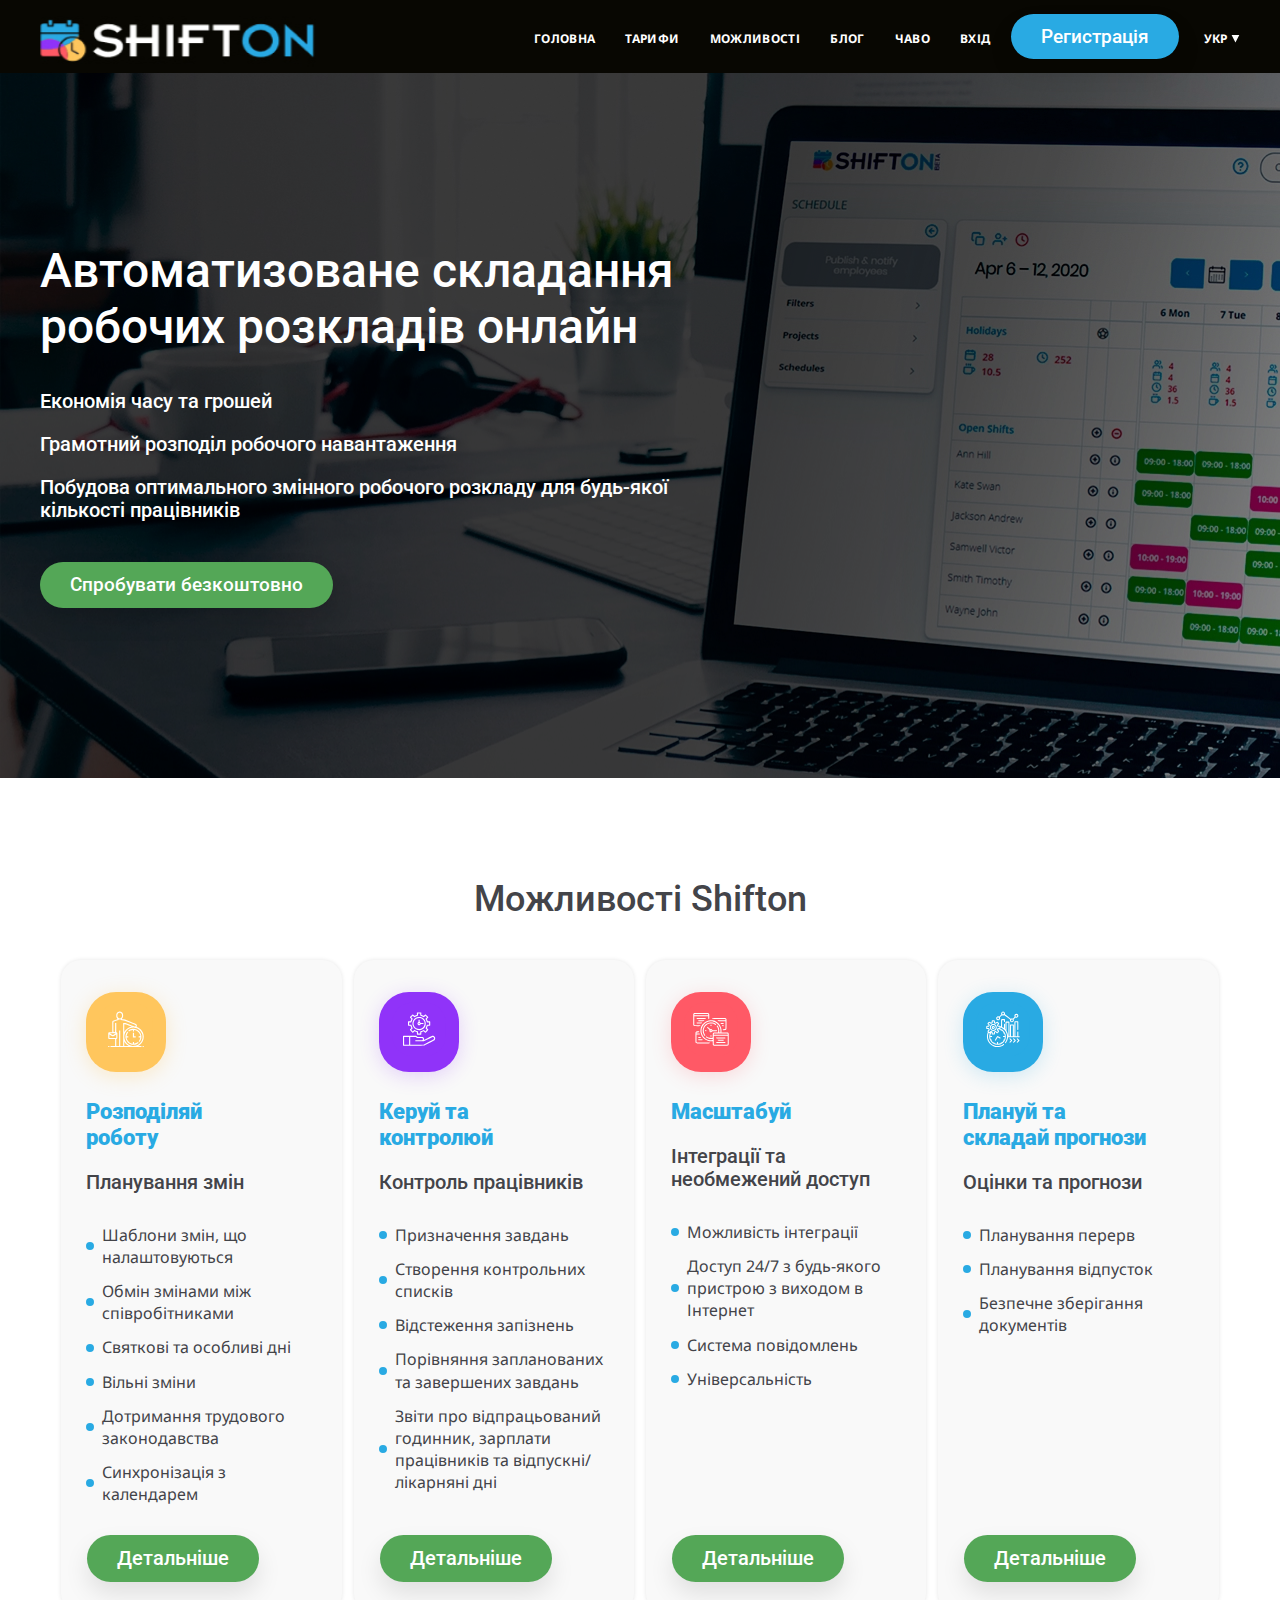
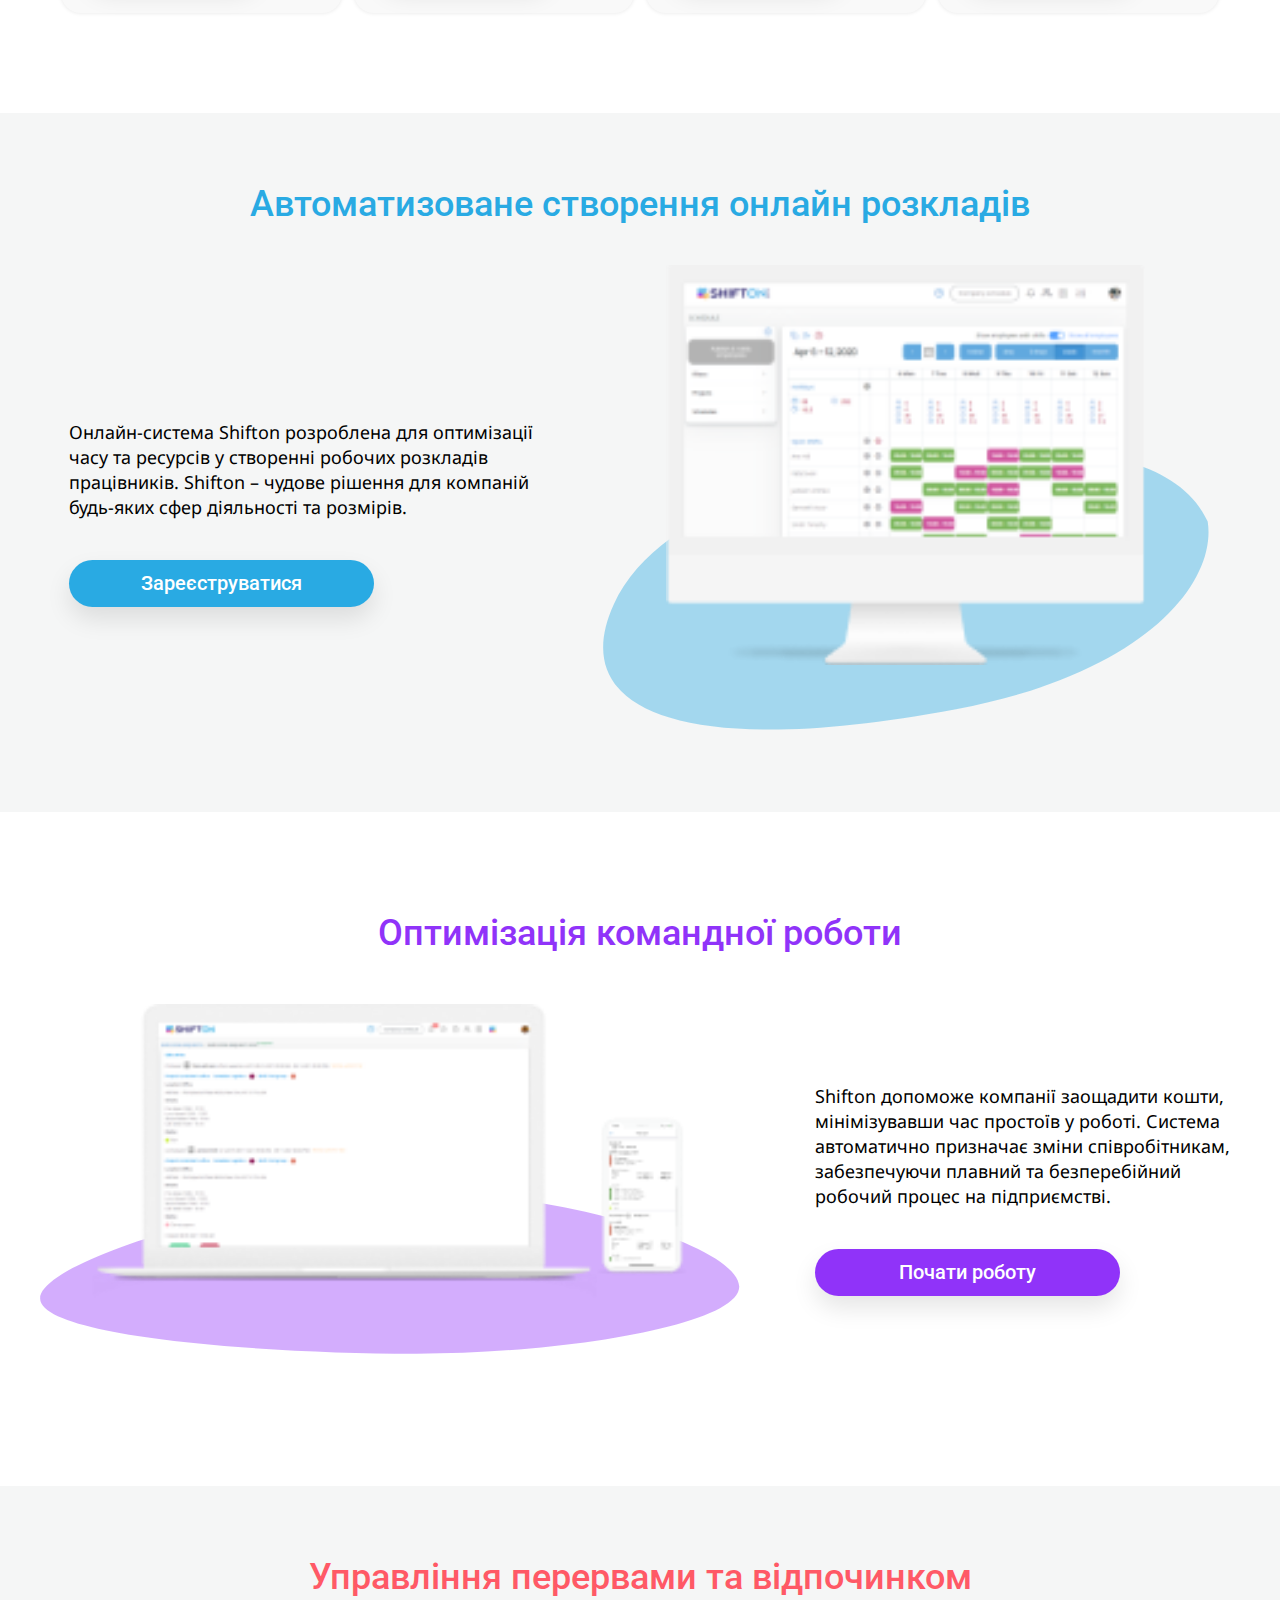
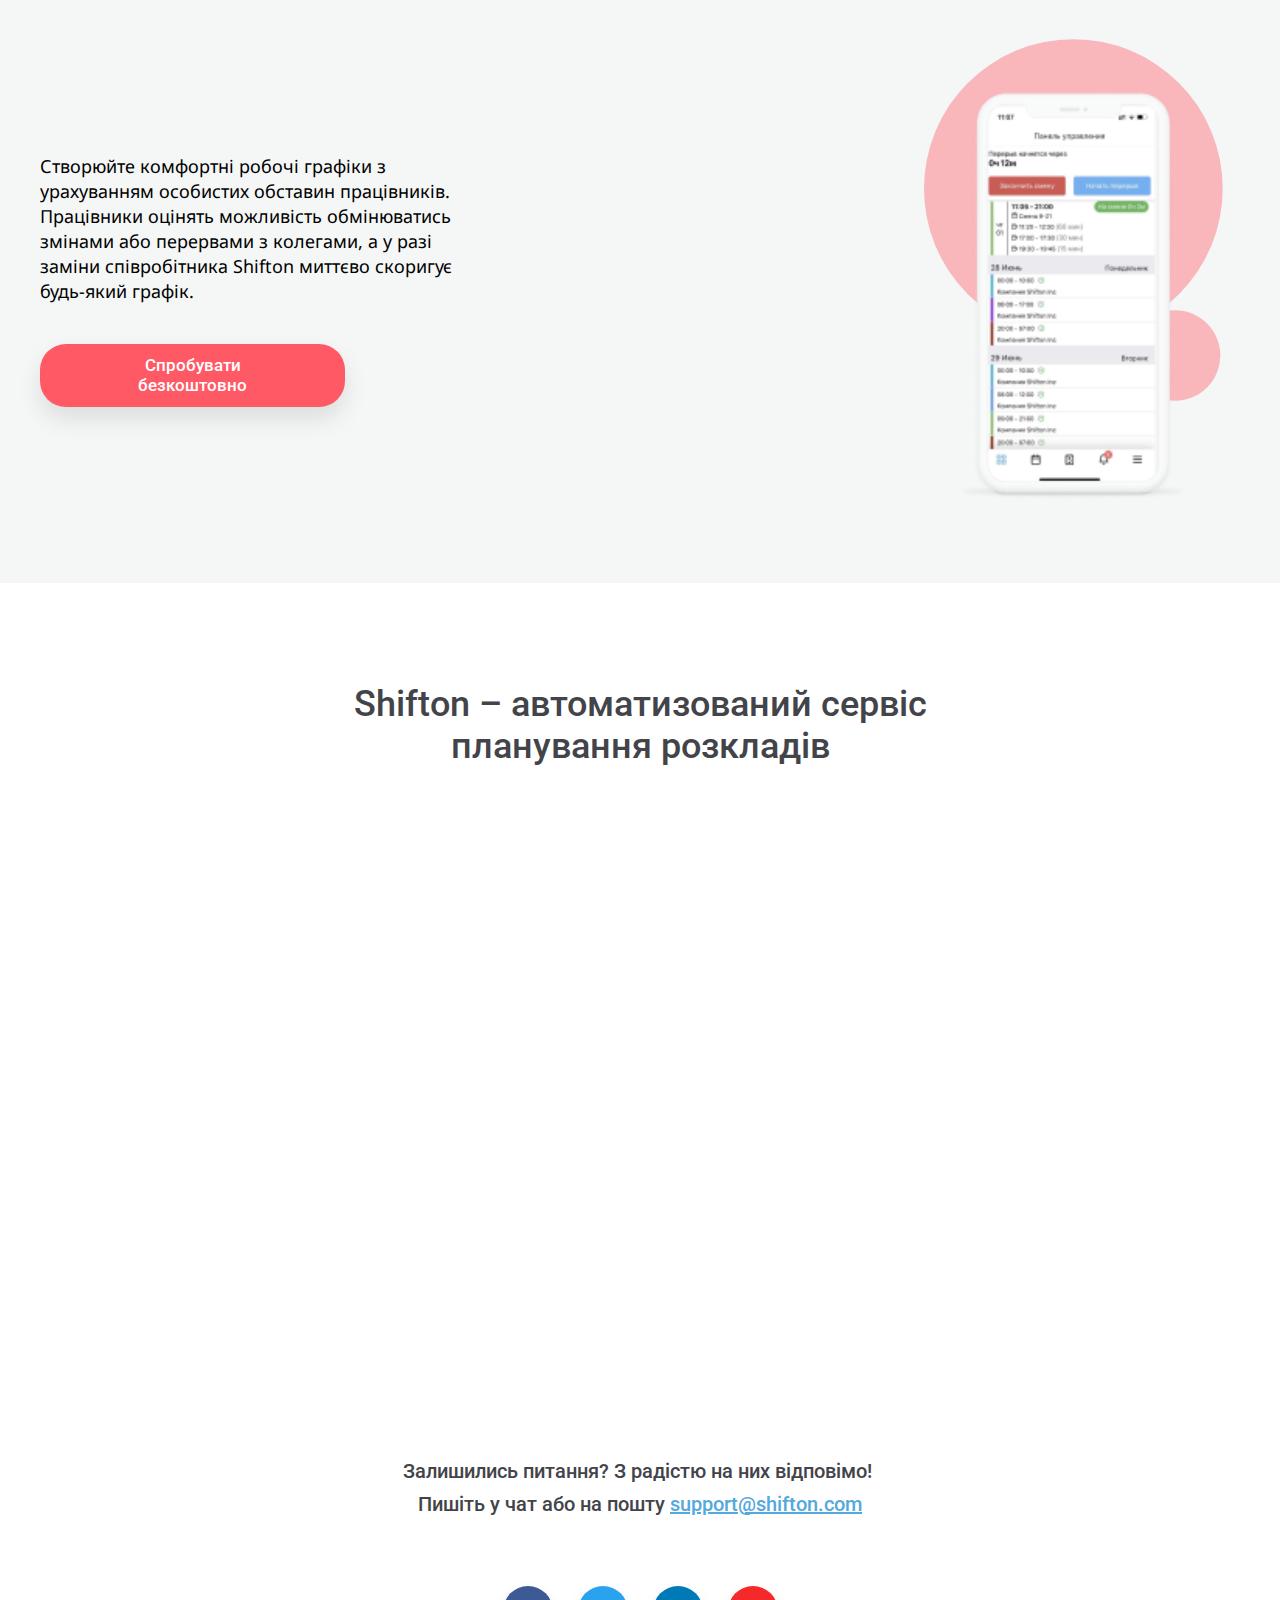
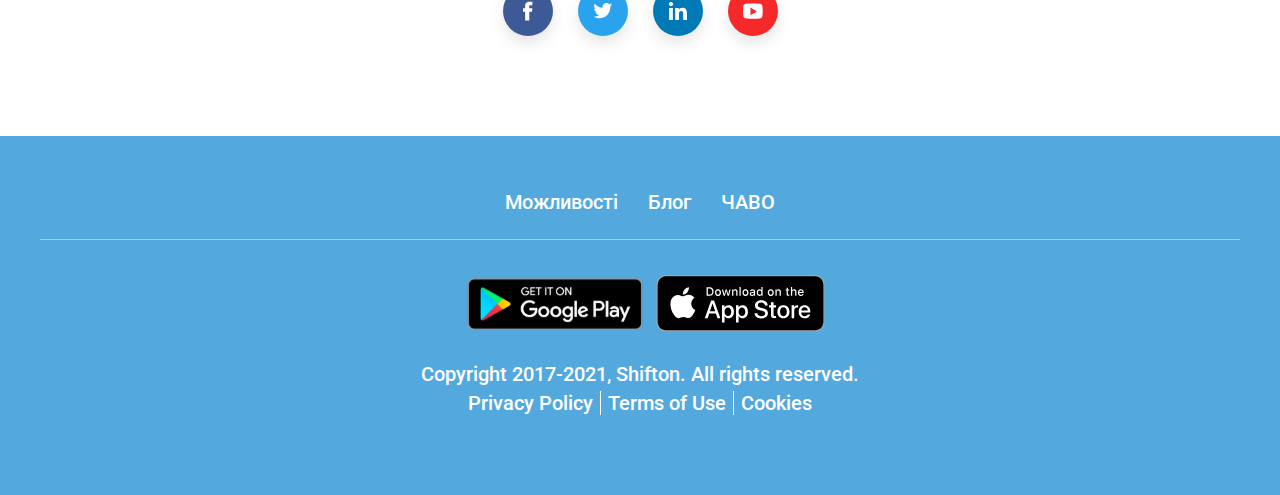
<file: index-ukr.html>
<!DOCTYPE html>
<html lang="ukr">
<head>
   <meta charset="UTF-8">
   <meta http-equiv="X-UA-Compatible" content="IE=edge">
   <meta name="viewport" content="width=device-width, initial-scale=1.0">
   <title>Shifton</title>
   <link rel="preconnect" href="https://fonts.googleapis.com"> 
   <link rel="preconnect" href="https://fonts.gstatic.com" crossorigin> 
   <link href="https://fonts.googleapis.com/css2?family=Noto+Sans:wght@400;700&family=Roboto:wght@400;500;900&display=swap" rel="stylesheet">
   <link rel="stylesheet" href="./css/main.min.css" />
</head>
<body>
   <header class="header">
      <div class="conteiner">
         <div class="header-wrap">
            <a class="header__logo link" href="/">
               <img src="./img/logo.jpg" alt="logo" width="276" height="73" class="logo">
            </a>
            <div class="right-head">
               <nav>
                  <ul class="header__list list">
                     <li class="header__item"><a href="" class="header__link link">головна</a></li>
                     <li class="header__item"><a href="" class="header__link link">тарифи</a></li>
                     <li class="header__item"><a href="" class="header__link link"> можливості </a></li>
                     <li class="header__item"><a href="" class="header__link link">блог</a></li>
                     <li class="header__item"><a href="" class="header__link link">чаво</a></li>
                     <li class="header__item"><a href="" class="header__link link">вхід</a></li>
                     
                     
                  </ul>
               </nav>
               <div class="header__btn-lang-wrap">
                  <button class="header__btn btn">Регистрація</button>   
                  <div class="dropdown"> 
                     <btn href="" onclick="myFunction()" class="header__link dropbtn link">укр
                        <svg class="header__icon" width="9" height="9">
                           <use href="./img/icons.svg#icon-polygon"></use>
                        </svg>
                     </btn> 
                     <div id="myDropdown" class="dropdown-content">
                       <a href="#" class="dropdown-link">Український</a>
                       <a href="./index-en.html" class="dropdown-link">English</a>
                       <a href="./index.html" class="dropdown-link">Русский</a>
                     </div>
                   </div>
                  <button type="button" class="menu-open-btn" data-menu-open>
                     <svg class="menu-open-btn__icon" width="40" height="40">
                        <use href="./img/icons.svg#icon-menuburger"></use>
                     </svg>
                  </button>
                  
                  
               </div>
            </div>
            
            
         </div>
         
      </div>
      <div class="connect is-hidden" data-menu>         
         <button type="button" class="menu-close-btn" data-menu-close>
            <svg class="menu-open-btn__icon" width="40" height="40">
               <use href="./img/icons.svg#icon-closex"></use>
            </svg>
         </button>
         <div class="conteiner-menu">
            <ul class="header-menu__list list">
               <li class="header-menu__item"><a href="" class="header-menu__link link">головна</a></li>
               <li class="header-menu__item"><a href="" class="header-menu__link link">тарифи</a></li>
               <li class="header-menu__item"><a href="" class="header-menu__link link">можливості </a></li>
               <li class="header-menu__item"><a href="" class="header-menu__link link">блог</a></li>
               <li class="header-menu__item"><a href="" class="header-menu__link link">чаво</a></li>
               <li class="header-menu__item"><a href="" class="header-menu__link link">вхід</a></li>
               <button class="header-menu__btn btn">Регистрація</button>            
            </ul>
         </div>
   </header>
   <main>
      <section class="hero">
         <div class="conteiner">
            <div class="hero-wrap">
               <h1 class="headline-1 hero__title">Автоматизоване складання <br> робочих розкладів онлайн</h1>
               <div class="hero__text-wrap">
                  <p class="text-3 hero__after-title">Економія часу та грошей</p>
                  <p class="text-3 hero__after-title">Грамотний розподіл робочого навантаження
                  </p>
                  <p class="text-3 hero__after-title">Побудова оптимального змінного робочого розкладу для будь-якої кількості працівників</p>
               </div>
              
               <button class="btn hero__btn">Спробувати безкоштовно</button>
            </div>           
         </div>
      </section>
      <section class="possibility">
         <div class="conteiner">
            <h2 class="headline-2-mobile possibility__title">Можливості Shifton</h2>
            <ul class="possibility__list">
               <li class="possibility__item">
                  <div class="possibility__wrap-title">
                     <svg class="possibility__icon" width="80" height="80">
                        <use href="./img/icons.svg#icon-time-management-1"></use>                 
                     </svg>        
                     <h3 class="headline-3 possibility__card-title">Розподіляй <br> роботу</h3>
                     <h4 class="headline-4 possibility__card-title2">Планування змін</h4>  
                  </div>            
                    
                  <ul class="possibility__card-list">
                     <li class="possibility__card-list__item"> <p class="text possibility__card-list__text">Шаблони змін, що налаштовуються</p></li>
                     <li class="possibility__card-list__item"><p class="text possibility__card-list__text">Обмін змінами між співробітниками</p></li>
                     <li class="possibility__card-list__item"><p class="text possibility__card-list__text">Святкові та особливі дні</p></li>
                     <li class="possibility__card-list__item"><p class="text possibility__card-list__text">Вільні зміни</p></li>
                     <li class="possibility__card-list__item"><p class="text possibility__card-list__text">Дотримання трудового законодавства</p></li>
                     <li class="possibility__card-list__item"><p class="text possibility__card-list__text">Синхронізація з календарем</p></li>         
                  </ul>
                  <div class="possibility__btn-wrap">
                     <button class="btn possibility__btn">Детальніше</button>
                  </div>  
               </li>


               <li class="possibility__item">
                  <div class="possibility__wrap-title">
                     <svg class="possibility__icon possibility__icon--color-2" width="80" height="80">
                        <use href="./img/icons.svg#icon-time-management2"></use>                 
                     </svg>        
                     <h3 class="headline-3 possibility__card-title">Керуй та <br> контролюй</h3>
                     <h4 class="headline-4 possibility__card-title2">Контроль працівників</h4> 
                  </div>            
                    
                  <ul class="possibility__card-list">
                     <li class="possibility__card-list__item"> <p class="text possibility__card-list__text">Призначення завдань</p></li>
                     <li class="possibility__card-list__item"><p class="text possibility__card-list__text">Створення контрольних списків</p></li>
                     <li class="possibility__card-list__item"><p class="text possibility__card-list__text">Відстеження запізнень</p></li>
                     <li class="possibility__card-list__item"><p class="text possibility__card-list__text">Порівняння запланованих та завершених завдань</p></li>
                     <li class="possibility__card-list__item"><p class="text possibility__card-list__text">Звіти про відпрацьований годинник, зарплати працівників та відпускні/лікарняні дні</p></li>    
                  </ul>
                  <div class="possibility__btn-wrap">
                     <button class="btn possibility__btn">Детальніше</button>
                  </div>  
               </li>


               <li class="possibility__item">
                  <div class="possibility__wrap-title">
                     <svg class="possibility__icon possibility__icon--color-3" width="80" height="80">
                        <use href="./img/icons.svg#icon-time-management3"></use>                 
                     </svg>        
                     <h3 class="headline-3 possibility__card-title">Масштабуй</h3>
                     
                     <h4 class="headline-4 possibility__card-title2">Інтеграції та <br> необмежений доступ</h4> 
                      
                  </div>            
                    
                  <ul class="possibility__card-list">
                     <li class="possibility__card-list__item"> <p class="text possibility__card-list__text">Можливість інтеграції</p></li>
                     <li class="possibility__card-list__item"><p class="text possibility__card-list__text">Доступ 24/7 з будь-якого пристрою з виходом в Інтернет</p></li>
                     <li class="possibility__card-list__item"><p class="text possibility__card-list__text">Система повідомлень
                     </p></li>
                     <li class="possibility__card-list__item"><p class="text possibility__card-list__text">Універсальність</p></li>
                     
                  </ul>
                  <div class="possibility__btn-wrap">
                     <button class="btn possibility__btn">Детальніше</button>
                  </div>  
               </li>
               <li class="possibility__item">
                  <div class="possibility__wrap-title">
                     <svg class="possibility__icon possibility__icon--color-4" width="80" height="80">
                        <use href="./img/icons.svg#icon-time-management4"></use>                 
                     </svg>        
                     <h3 class="headline-3 possibility__card-title">Плануй та <br> складай прогнози</h3>
                     <h4 class="headline-4 possibility__card-title2">Оцінки та прогнози
                     </h4>  
                  </div>            
                    
                  <ul class="possibility__card-list">
                     <li class="possibility__card-list__item"> <p class="text possibility__card-list__text">Планування перерв</p></li>
                     <li class="possibility__card-list__item"><p class="text possibility__card-list__text">Планування відпусток</p></li>
                     <li class="possibility__card-list__item"><p class="text possibility__card-list__text">Безпечне зберігання документів</p></li>        
                  </ul>
                  <div class="possibility__btn-wrap">
                     <button class="btn possibility__btn">Детальніше</button>
                  </div>  
               </li>
            </ul>
         </div>
      </section>
      <section class="about">
         <div class="conteiner">
            <h2 class="headline-2-mobile about__title">
               Автоматизоване створення онлайн розкладів
            </h2>
            <div class="about__wrap">
               <div class="about__icon-wrap">
                  <img src="./img/ iMac.png" alt="" class="about__img">
                  <!-- <svg class="icon icon-Ellipse" >
                     <use href="./img/icons.svg#icon-Ellipse" width="241" height="100"></use>
                  </svg> -->
                  
               </div>
               <div class="about__text-btn-wrap">
                  <p class="text-2 about__text">Онлайн-система Shifton розроблена для оптимізації часу та ресурсів у створенні робочих розкладів працівників. Shifton – чудове рішення для компаній будь-яких сфер діяльності та розмірів.</p>
                  <div class="about__button-wrap">
                     <button class="btn about__btn">Зареєструватися</button>
                  </div>
                  
               </div>
            </div>
           
            
         </div>
      </section>
      <section class="about about--purple">
         <div class="conteiner">
            <h2 class="headline-2-mobile about__title about__title--purple">
               Оптимізація командної роботи
            </h2>
            <div class="about__wrap about__wrap--purple">
               <div class="about__icon-wrap--purple">
                  <img src="./img/laptop-tel.png" alt="" class="about__img--laptop">
                  
               </div>
               <div class="about__text-btn-wrap">
                  <p class="text-2 about__text about__text--purple">Shifton допоможе компанії заощадити кошти, мінімізувавши час простоїв у роботі. Система автоматично призначає зміни співробітникам, забезпечуючи плавний та безперебійний робочий процес на підприємстві.</p>
                  <div class="about__button-wrap">
                     <button class="btn about__btn about__btn--purple">Почати роботу</button>
                  </div>
                  
               </div>
            </div>
           
            
         </div>
      </section>
      <section class="about about--pink">
         <div class="conteiner">
            <h2 class="headline-2-mobile about__title about__title--pink">
               Управління перервами та відпочинком

            </h2>
            <div class=" about__wrap--pink">
               <div class="about__icon-wrap--pink">
                  <img src="./img/ Iphone.png" alt="" class="about__img--iphone">
                  
               </div>
               <div class="about__text-btn-wrap">
                  <p class="text-2 about__text about__text--pink">Створюйте комфортні робочі графіки з урахуванням особистих обставин працівників.
                     Працівники оцінять можливість обмінюватись змінами або перервами з колегами, а у разі заміни співробітника Shifton миттєво скоригує будь-який графік.</p>
                  <div class="about__button-wrap">
                     <button class="btn about__btn about__btn--pink">Спробувати безкоштовно</button>
                  </div>
                  
               </div>
            </div> 
         </div>
      </section>
      <section class="planning">
         <div class="conteiner">
            <h2 class="headline-2-mobile planning__title">Shifton – автоматизований сервіс планування розкладів</h2>
            <div class="planning__video-wrap">
               <iframe width="560" height="315" src="https://www.youtube.com/embed/GjhKsd35JLg?start=10" title="YouTube video player" frameborder="0" allow="accelerometer; autoplay; clipboard-write; encrypted-media; gyroscope; picture-in-picture" allowfullscreen class="planning__video"></iframe>
            </div>
            <div class="planning__text-wrap">
            <div class="planning__text-flex">
               <p class="headline-4 planning__text">Залишились питання?
               <p class="headline-4 planning__text"> З радістю на них відповімо! </p>
            </div>
            <div class="planning__text-flex">
               <p class="headline-4 planning__text">Пишіть у чат або на пошту</p>    
               <a href="mailto:support@shifton.com" class="planning__link headline-4">support@shifton.com</a> 
            </div>
            
            </div>
            <ul class="social-list list">
               <li class="social-list__item">
                 <a
                   href="https://www.facebook.com/shifton.en/"
                   class="social-list__link social-list__link--facebook"
                   target="blank"
                   rel="noreferrer noopener"
                 >
                   <svg class="social-list__icon" width="10" height="20">
                     <use href="./img/icons.svg#icon-facebook"></use>
                   </svg>
                 </a>
               </li>
               <li class="social-list__item">
                 <a
                   href="https://twitter.com/shifton_com/"
                   class="social-list__link social-list__link--twitter"
                   target="blank"
                   rel="noreferrer noopener"
                 >
                   <svg class="social-list__icon" width="20" height="20">
                     <use href="./img/icons.svg#icon-twitter"></use>
                   </svg>
                 </a>
               </li>
               <li class="social-list__item">
                 <a
                   href="https://www.linkedin.com/company/shifton-scheduling-solution/"
                   class="social-list__link social-list__link--linkedin"
                   target="blank"
                   rel="noreferrer noopener"
                 >
                   <svg class="social-list__icon" width="20" height="20">
                     <use href="./img/icons.svg#icon-linkedin"></use>
                   </svg>
                 </a>
               </li>
               <li class="social-list__item">
                 <a
                   href="https://www.youtube.com/channel/UCzwHqjHVI-e9xLpWJRUmRHw"
                   class="social-list__link social-list__link--youtube"
                   target="blank"
                   rel="noreferrer noopener"
                   
                 >
                  <svg class="social-list__icon" width="20" height="20">
                     <use href="./img/icons.svg#icon-youtube"></use>
                   </svg>
                 </a>
               </li>
             </ul>
         </div>
      </section>
   </main>
   <footer class="footer">
      <div class="conteiner">
         <ul class="footer__list">
            <li class="footer__item"><a href="" class="link"><p class="footer__title headline-4">Можливості</p></a></li>
            <li class="footer__item"><a href="" class="link"><p class="footer__title headline-4">Блог</p></a></li>
            <li class="footer__item"><a href="" class="link"><p class="footer__title headline-4">ЧАВО</p></a></li>
         </ul>
         <div class="footer__icon-wrap">
            <a href="https://play.google.com/store/apps/details?id=com.shifton.work" class="footer__link"
            target="blank"
            rel="noreferrer noopener">
               <img src="./img/google-play.svg" alt="" class="footer__img">
            </a>
            <a href="https://apps.apple.com/app/shifton/id1510772762" class="footer__link"
            target="blank"
            rel="noreferrer noopener">
               <img src="./img/app_store.svg" alt="" class="footer__img--app">
            </a>
            
         </div>
         <p class="footer__text">Copyright 2017-2021, Shifton. All rights reserved.</p>
         <ul class="footer__list-text">
            <li class="footer__item-text">
               <p class=" footer__text-border">Privacy Policy</p>
            </li>
            <li class="footer__item-text">
               <p class=" footer__text-border"> Terms of Use</p>
            </li>
            <li class="footer__item-text">
               <p class=" footer__text-border">Сookies</p>            
            </li>
         </ul>
      </div>
   </footer>
   <script src="./js/drop-down.js"></script>
   <script src="./js/header-menu.js"></script>
   <script src="./js/burger-btn.js"></script>
</body>
</html>
</file>
<file: css/main.min.css>
.visually-hidden{position:absolute;white-space:nowrap;width:1px;height:1px;overflow:hidden;border:0;padding:0;clip:rect(0 0 0 0);clip-path:inset(50%);margin:-1px}:root{--green: #54A757;--yellow: #FFC65D;--blue-color: #29AAE3;--light-gray: #F9F9F9;--purple: #9033F9;--pink: #FF5966;--black: #080702;--hover-green-btn: #4FA252;--hover-blue-btn: #269ACD;--hover-purple-btn: #842EE7;--hover-pink-btn: #EB5560;--title-color: #000000}body{font-family:'Noto Sans' , 'Roboto' , sans-serif;font-style:normal;font-weight:400;font-size:18px;line-height:1.39;color:#000000;margin:0}.list{list-style:none}.link{text-decoration:none;color:inherit}btn{cursor:pointer}.conteiner{padding:0 20px}@media screen and (min-width: 480px){.conteiner{width:375px;margin:0 auto}}@media screen and (min-width: 768px){.conteiner{width:740px}}@media screen and (min-width: 1200px){.conteiner{width:1200px}}.conteiner-menu{display:flex;flex-direction:column;padding:30px;justify-content:center}.btn{font-family:'Roboto';display:flex;flex-direction:row;justify-content:center;align-items:center;cursor:pointer;font-style:normal;font-weight:500;font-size:15px;line-height:1.15;padding:12px 50px;border-radius:26px;box-shadow:0px 12px 24px rgba(0,0,0,0.1);color:#FFFFFF;margin:0}@media screen and (min-width: 768px){.btn{padding:12px 30px;font-size:20px;font-size:19px}}.headline-1{font-family:'Roboto';font-style:normal;font-weight:500;font-size:27px;line-height:1.19;color:#FFFFFF}@media screen and (min-width: 768px){.headline-1{font-size:48px;line-height:1.17}}.headline-2{font-family:'Roboto';font-weight:500;font-size:36px;line-height:1.17;color:#FFFFFF}.headline-3{font-family:'Roboto';font-weight:900;font-size:22px;line-height:1.18;color:#FFFFFF}.headline-4{font-family:'Roboto';font-weight:500;font-size:20px;line-height:1.15;color:#FFFFFF}.text{font-weight:400;font-size:16px;line-height:1.38;color:#FFFFFF}.text-2{font-weight:400;font-size:18px;line-height:1.39;color:#FFFFFF}.text-3{font-family:'Roboto';font-style:normal;font-weight:500;font-size:22px;line-height:1.15;color:#FFFFFF}@media screen and (min-width: 768px){.text-3{font-size:20px;line-height:1.15}}.menu-title{font-style:normal;font-weight:700;font-size:12px;line-height:1.33;letter-spacing:0.03em;text-transform:uppercase;color:#FFFFFF}.headline-1-mobile{font-family:'Roboto';font-weight:500;font-size:32px;line-height:1.19;color:#FFFFFF}.headline-2-mobile{font-family:'Roboto';font-style:normal;font-weight:400;font-size:28px;line-height:1.18;color:#434449}@media screen and (min-width: 768px){.headline-2-mobile{font-style:normal;font-weight:500;font-size:32px;line-height:1.19}}h1,h2,h3,h4,h5,p,ul{margin:0;padding:0}li,ul{list-style:none}html,body{height:100%;line-height:1}img{display:block}button{border:none}.social-list{display:flex;justify-content:center}.social-list__item+.social-list__item{margin-left:25px}.social-list__link{width:48px;height:48px;display:flex;justify-content:center;align-items:center;border-radius:50%;transition-duration:250ms;transition-timing-function:cubic-bezier(0.4, 0, 0.2, 1);box-shadow:0px 7.44444px 14.8889px rgba(0,0,0,0.1)}@media screen and (min-width: 768px){.social-list__link{width:50px;height:50px}}.social-list__link--facebook{background:#3D5A96}.social-list__link--facebook:hover,.social-list__link--facebook:focus{background-color:#1f335c}.social-list__link--twitter{background:#2AA3EF}.social-list__link--twitter:hover,.social-list__link--twitter:focus{background-color:#236c99}.social-list__link--linkedin{background:#007AB7}.social-list__link--linkedin:hover,.social-list__link--linkedin:focus{background-color:#085379}.social-list__link--youtube{background:#F52929}.social-list__link--youtube:hover,.social-list__link--youtube:focus{background-color:#921919}.social-list__icon{fill:#fff}.header{padding-top:10px;padding-bottom:10px;background-color:var(--black)}@media screen and (min-width: 1200px){.header{padding:0}}.logo{width:86px;height:25px}@media screen and (min-width: 1200px){.logo{width:276px;height:73px}}.header-wrap{display:flex;align-items:center}.right-head{display:flex;align-items:center;margin-left:auto}.header__list{margin-right:20px;display:none}@media screen and (min-width: 1200px){.header__list{display:flex;align-items:center}}@media screen and (min-width: 1200px){.header__item:not(:last-child){margin-right:30px}}.header__link{font-style:normal;font-weight:700;font-size:12px;line-height:1.33;letter-spacing:0.03em;text-transform:uppercase;padding-top:15px;padding-bottom:15px;color:#FFFFFF}.header__link:hover,.header__link:focus{color:#dfd7d7}@media screen and (max-width: 1200px){.header__link{margin-right:20px}}.header__btn-lang-wrap{display:flex;align-items:center}.header__btn{display:none;background:var(--blue-color);margin-right:25px}.header__btn:hover{background:var(--hover-blue-btn)}.header__btn:focus{background:var(--purple)}@media screen and (min-width: 1200px){.header__btn{display:flex}}.menu-open-btn{display:flex;margin-left:auto;border:none;background:#080702;fill:#fff;padding:0;cursor:pointer}@media screen and (min-width: 1200px){.menu-open-btn{display:none}}.menu-open-btn__icon:hover,.menu-open-btn__icon:focus{fill:var(--blue-color)}.connect{position:fixed;top:0;right:0;padding-top:35px;padding-bottom:15px;background-color:#080702;width:270px;height:100%;z-index:1;transition:right 500ms, visibility 500ms}@media screen and (min-width: 1200px){.connect{display:none}}.connect.is-hidden{right:-100%}.header-menu__list{display:flex;flex-direction:column;justify-content:center;align-items:center}.header-menu__item:not(:last-child){margin-bottom:35px}.header-menu__item:last-child{margin-bottom:20px}.header-menu__btn{background:var(--blue-color)}.header-menu__btn:hover{background:var(--hover-blue-btn)}.header-menu__btn:focus{background:var(--purple)}.header-menu__link{font-weight:700;font-size:12px;line-height:1.33;letter-spacing:0.03em;text-transform:uppercase;color:#FFFFFF}.menu-close-btn{position:absolute;top:20px;right:20px;fill:#fff;background-color:#080702;cursor:pointer}@media screen and (max-width: 768px){.hero{background:linear-gradient(104.58deg, rgba(0,0,0,0.52) 55.87%, rgba(0,0,0,0.255667) 89.51%, rgba(0,0,0,0) 108.26%),url(../img/bg-mob.jpg);background-repeat:no-repeat;background-size:cover;background-position:center;padding-top:101px;padding-bottom:75px}}@media screen and (max-width: 768px) and (min-device-pixel-ratio: 2), screen and (max-width: 768px) and (min-resolution: 192dpi), screen and (max-width: 768px) and (min-resolution: 2dppx){.hero{background:linear-gradient(104.58deg, rgba(0,0,0,0.52) 55.87%, rgba(0,0,0,0.255667) 89.51%, rgba(0,0,0,0) 108.26%),url(../img/bg-mob2x.jpg);background-repeat:no-repeat;background-size:cover;background-position:center}}@media screen and (min-width: 768px){.hero{background-repeat:no-repeat;background-size:cover;background-position:right;padding-top:170px;padding-bottom:170px;background:linear-gradient(104.58deg, rgba(0,0,0,0.52) 55.87%, rgba(0,0,0,0.255667) 89.51%, rgba(0,0,0,0) 108.26%),url(../img/bg.jpg)}}@media screen and (min-width: 768px) and (min-device-pixel-ratio: 2), screen and (min-width: 768px) and (min-resolution: 192dpi), screen and (min-width: 768px) and (min-resolution: 2dppx){.hero{background:linear-gradient(104.58deg, rgba(0,0,0,0.52) 55.87%, rgba(0,0,0,0.255667) 89.51%, rgba(0,0,0,0) 108.26%),url(../img/bg2x.jpg);background-repeat:no-repeat;background-size:cover;background-position:right}}.hero-wrap{display:flex;flex-direction:column;align-items:flex-start}.hero__title{margin-bottom:40px}@media screen and (min-width: 768px){.hero__title{margin-bottom:35px}}.hero__after-title:not(:last-child){margin-bottom:20px}.hero__after-title:last-child{margin-bottom:32px}@media screen and (min-width: 768px){.hero__after-title:last-child{margin-bottom:40px}}.hero__btn{background-color:#54A757}.hero__btn:hover{background-color:var(--hover-green-btn)}.hero__btn:focus{background-color:#0062CC}.hero__text-wrap{max-width:343px}@media screen and (min-width: 768px){.hero__text-wrap{max-width:655px}}.possibility{padding-top:44px;padding-bottom:44px}@media screen and (min-width: 1200px){.possibility{padding-top:100px;padding-bottom:100px}}.possibility__title{text-align:center;margin-bottom:25px}@media screen and (min-width: 768px){.possibility__title{font-weight:500;font-size:36px;line-height:1.17;margin-bottom:40px}}.possibility__icon{background:#FFC65D;box-shadow:0px 4px 20px rgba(255,198,93,0.3);border-radius:30px;margin-bottom:25px}.possibility__icon--color-2{background:#9033F9;box-shadow:0px 4px 20px rgba(144,51,249,0.2)}.possibility__icon--color-3{background:#FF5966;box-shadow:0px 4px 20px rgba(255,89,102,0.2)}.possibility__icon--color-4{background-color:#29AAE3;box-shadow:0px 4px 20px rgba(41,170,227,0.2)}.possibility__card-title{color:#29AAE3;margin-bottom:20px}.possibility__card-title2{color:#434449;margin-bottom:30px}.possibility__card-list__item{display:flex;align-items:center;position:relative}.possibility__card-list__item:not(:last-child){margin-bottom:12px}.possibility__card-list__item::before{content:"";display:flex;border:4px solid #29AAE3;margin-right:8px;border-radius:50%}.possibility__card-list__text{color:#434449}.possibility__card-list__text:not(:last-child){margin-bottom:13px}.possibility__card-list__text::before{border:4px solid #29AAE3}.possibility__btn-wrap{position:absolute;bottom:31px;left:26px}.possibility__btn{margin-top:auto;padding:12px 88px;background-color:var(--green)}@media screen and (min-width: 768px){.possibility__btn{padding:12px 30px;font-size:20px}}.possibility__list{display:flex;flex-wrap:wrap;margin-left:-12px;margin-top:-12px;justify-content:center}.possibility__item{position:relative;margin-top:12px;margin-left:12px;padding:32px 25px 108px 25px;background:#F9F9F9;box-shadow:0px 0px 4px rgba(0,0,0,0.1);border-radius:20px}@media screen and (min-width: 768px){.possibility__item{flex-basis:calc(100% / 3 - 12px)}}@media screen and (min-width: 1200px){.possibility__item{flex-basis:calc(100% / 5 - 12px)}}.possibility__btn-wrap{display:inline-block}.about{padding-top:21px;padding-bottom:30px;background:#F5F6F6}@media screen and (min-width: 768px){.about{padding-top:70px;padding-bottom:50px}}.about__title{color:#29AAE3;margin-bottom:32px;text-align:center}@media screen and (min-width: 768px){.about__title{font-weight:500;font-size:36px;line-height:1.17;margin-bottom:40px}}.about__title--purple{color:#9033F9}.about__wrap{display:flex;flex-direction:column;justify-content:center}@media screen and (min-width: 768px){.about__wrap{flex-direction:row-reverse;justify-content:space-around;align-items:center}}.about__icon-wrap{display:flex;justify-content:center;background-image:url(../img/Ellipse.svg);background-repeat:no-repeat;background-size:230px;background-position:bottom;padding-bottom:20px;margin-bottom:32px}@media screen and (min-width: 768px){.about__icon-wrap{background-image:url(../img/Ellipse.svg);background-repeat:no-repeat;background-size:410px;background-position:bottom;padding-left:65px;padding-right:65px;padding-bottom:65px}}@media screen and (min-width: 1200px){.about__icon-wrap{background-image:url(../img/Ellipse.svg);background-repeat:no-repeat;background-size:610px;background-position:bottom}}.about__img{width:188px;height:155px;z-index:1}@media screen and (min-width: 768px){.about__img{margin:0;width:300px;height:300px}}@media screen and (min-width: 1200px){.about__img{width:480px;height:400px}}.icon-Ellipse{position:absolute;bottom:-15%;left:17%;width:241px;height:100px;fill:#29AAE3;opacity:0.4;transform:rotate(180deg)}.about__text{color:#000000;min-width:333px;margin-bottom:20px}@media screen and (min-width: 768px){.about__text{margin-bottom:40px;max-width:475px}}.about__btn{width:100%;font-weight:500;font-size:20px;line-height:1.15;background-color:#29AAE3}.about__btn:hover{background:var(--hover-blue-btn)}.about__btn:focus{background:var(--purple)}@media screen and (min-width: 768px){.about__btn{width:305px;padding:12px 50px}}.about__button-wrap{display:flex;justify-content:center}@media screen and (min-width: 768px){.about__button-wrap{justify-content:start}}.about--purple{padding-top:100px;padding-bottom:100px;background:#fff}.about__wrap--purple{display:flex;flex-direction:column}@media screen and (min-width: 768px){.about__wrap--purple{flex-direction:row;justify-content:space-between}}.about__icon-wrap--purple{background-image:url(../img/Ellipse-purple.svg);background-repeat:no-repeat;background-size:260px;background-position:bottom;padding-bottom:8px;display:flex;justify-content:center;margin-bottom:32px}@media screen and (min-width: 768px){.about__icon-wrap--purple{padding:10px}}@media screen and (min-width: 1200px){.about__icon-wrap--purple{background-size:700px;padding-bottom:50px;padding-right:50px;padding-left:50px}}.about__img--laptop{width:242px;height:126px}@media screen and (min-width: 1200px){.about__img--laptop{width:600px;height:300px}}.about__text--purple{max-width:425px}.about__btn--purple{background-color:#9033F9}.about--pink{padding-top:70px;padding-bottom:60px;background-image:url(../img/Ellipse-bottom.svg);background-repeat:no-repeat;background-size:56px;background-position:85% 41%}@media screen and (min-width: 768px){.about--pink{background-size:70px;background-position:95% 70%}}@media screen and (min-width: 1200px){.about--pink{background-size:92px}}.about__wrap--pink{display:flex;flex-direction:column}@media screen and (min-width: 768px){.about__wrap--pink{flex-direction:row-reverse;justify-content:space-between;align-items:center}}.about__title--pink{color:#FF5966}.about__icon-wrap--pink{background-image:url(../img/Ellipse-top.svg);background-repeat:no-repeat;background-size:180px;background-position:top;padding-top:20px;display:flex;justify-content:center;margin-bottom:32px}@media screen and (min-width: 768px){.about__icon-wrap--pink{padding:20px;background-size:170px}}@media screen and (min-width: 1200px){.about__icon-wrap--pink{background-size:300px;margin-bottom:0;padding-top:50px;padding-left:50px;padding-right:50px}}.about__img--iphone{width:140px;height:250px}@media screen and (min-width: 1200px){.about__img--iphone{width:233px;height:415px}}.about__text--pink{max-width:445px}.about__btn--pink{font-size:19px;background-color:#FF5966}@media screen and (min-width: 1200px){.about__btn--pink{font-size:17px}}.planning{padding-top:45px;padding-bottom:45px}@media screen and (min-width: 768px){.planning{padding-top:100px;padding-bottom:100px}}.planning__title{text-align:center;font-style:normal;font-weight:400;max-width:596px;margin-bottom:32px;color:#434449}@media screen and (min-width: 768px){.planning__title{font-weight:500;font-size:36px;line-height:1.17;margin-left:auto;margin-right:auto}}.planning__video-wrap{display:flex;justify-content:center;margin-bottom:45px}@media screen and (min-width: 768px){.planning__video-wrap{margin-bottom:100px}}.planning__video{width:330px;height:185px}@media screen and (min-width: 768px){.planning__video{width:1000px;height:560px}}.planning__text-wrap{margin-bottom:32px}@media screen and (min-width: 768px){.planning__text-wrap{margin-bottom:60px}}@media screen and (min-width: 768px){.planning__text-flex{display:flex;justify-content:center}}.planning__text{text-align:center;color:#434449;margin-bottom:10px}@media screen and (min-width: 768px){.planning__text{margin-right:5px}.planning__text:not(:last-child){margin-bottom:10px}}.planning__link{display:flex;justify-content:center;text-align:center;color:#53A8DD}.planning__icon-wrap{display:flex;align-items:center;justify-content:center}.planning__link-icon{width:48px;height:48px;background:#3D5A96;justify-content:center;align-items:center;border-radius:50%;transition-duration:250ms;transition-timing-function:cubic-bezier(0.4, 0, 0.2, 1)}.planning__icon{width:10px;height:20px;fill:#2a2a2a}.dropdown{position:relative;display:inline-block}.dropdown-content{display:none;position:absolute;right:-50%;top:200%;background-color:black;padding:15px;width:90px;box-shadow:0px 8px 16px 0px rgba(0,0,0,0.2);z-index:1}.dropdown-content a{display:block;font-weight:400;font-size:16px;line-height:1.38;color:#fff;text-decoration:none}.dropdown-content a:not(:last-child){margin-bottom:10px}.dropdown-content a:first-child{color:#29AAE3}.dropdown-content a:hover{background-color:#131e24}.show{display:block}.footer{padding-top:30px;padding-bottom:50px;background:#53A8DD}@media screen and (min-width: 768px){.footer{padding-top:55px;padding-bottom:80px}}.footer__list{display:flex;justify-content:center;text-align:center;margin-bottom:10px;padding-bottom:15px;border-bottom:1px solid #C4C4C4}@media screen and (min-width: 768px){.footer__list{padding-bottom:25px;margin-bottom:25px}}.footer__title{transition-duration:250ms;transition-timing-function:cubic-bezier(0.4, 0, 0.2, 1)}.footer__title:hover,.footer__title:focus{color:#C4C4C4}.footer__item:not(:last-child){margin-right:30px}.footer__icon-wrap{display:flex;justify-content:center;align-items:center;margin-bottom:20px}.footer__link{display:flex;align-items:center}.footer__img{width:150px}@media screen and (min-width: 768px){.footer__img{width:200px}}.footer__img--app{width:130px}@media screen and (min-width: 768px){.footer__img--app{width:170px}}.footer__text{font-family:'Roboto';font-weight:500;font-size:14px;line-height:1.2;text-align:center;color:#FFFFFF;margin-bottom:5px}@media screen and (min-width: 768px){.footer__text{font-size:20px}}.footer__list-text{display:flex;justify-content:center}.footer__item-text:not(:last-child){padding-right:7px;margin-right:7px;border-right:1px solid #FFFFFF}.footer__text-border{font-family:'Roboto';font-weight:500;font-size:14px;line-height:1.2;text-align:center;color:#FFFFFF}@media screen and (min-width: 768px){.footer__text-border{font-size:20px}}
/*# sourceMappingURL=main.min.css.map */
</file>
